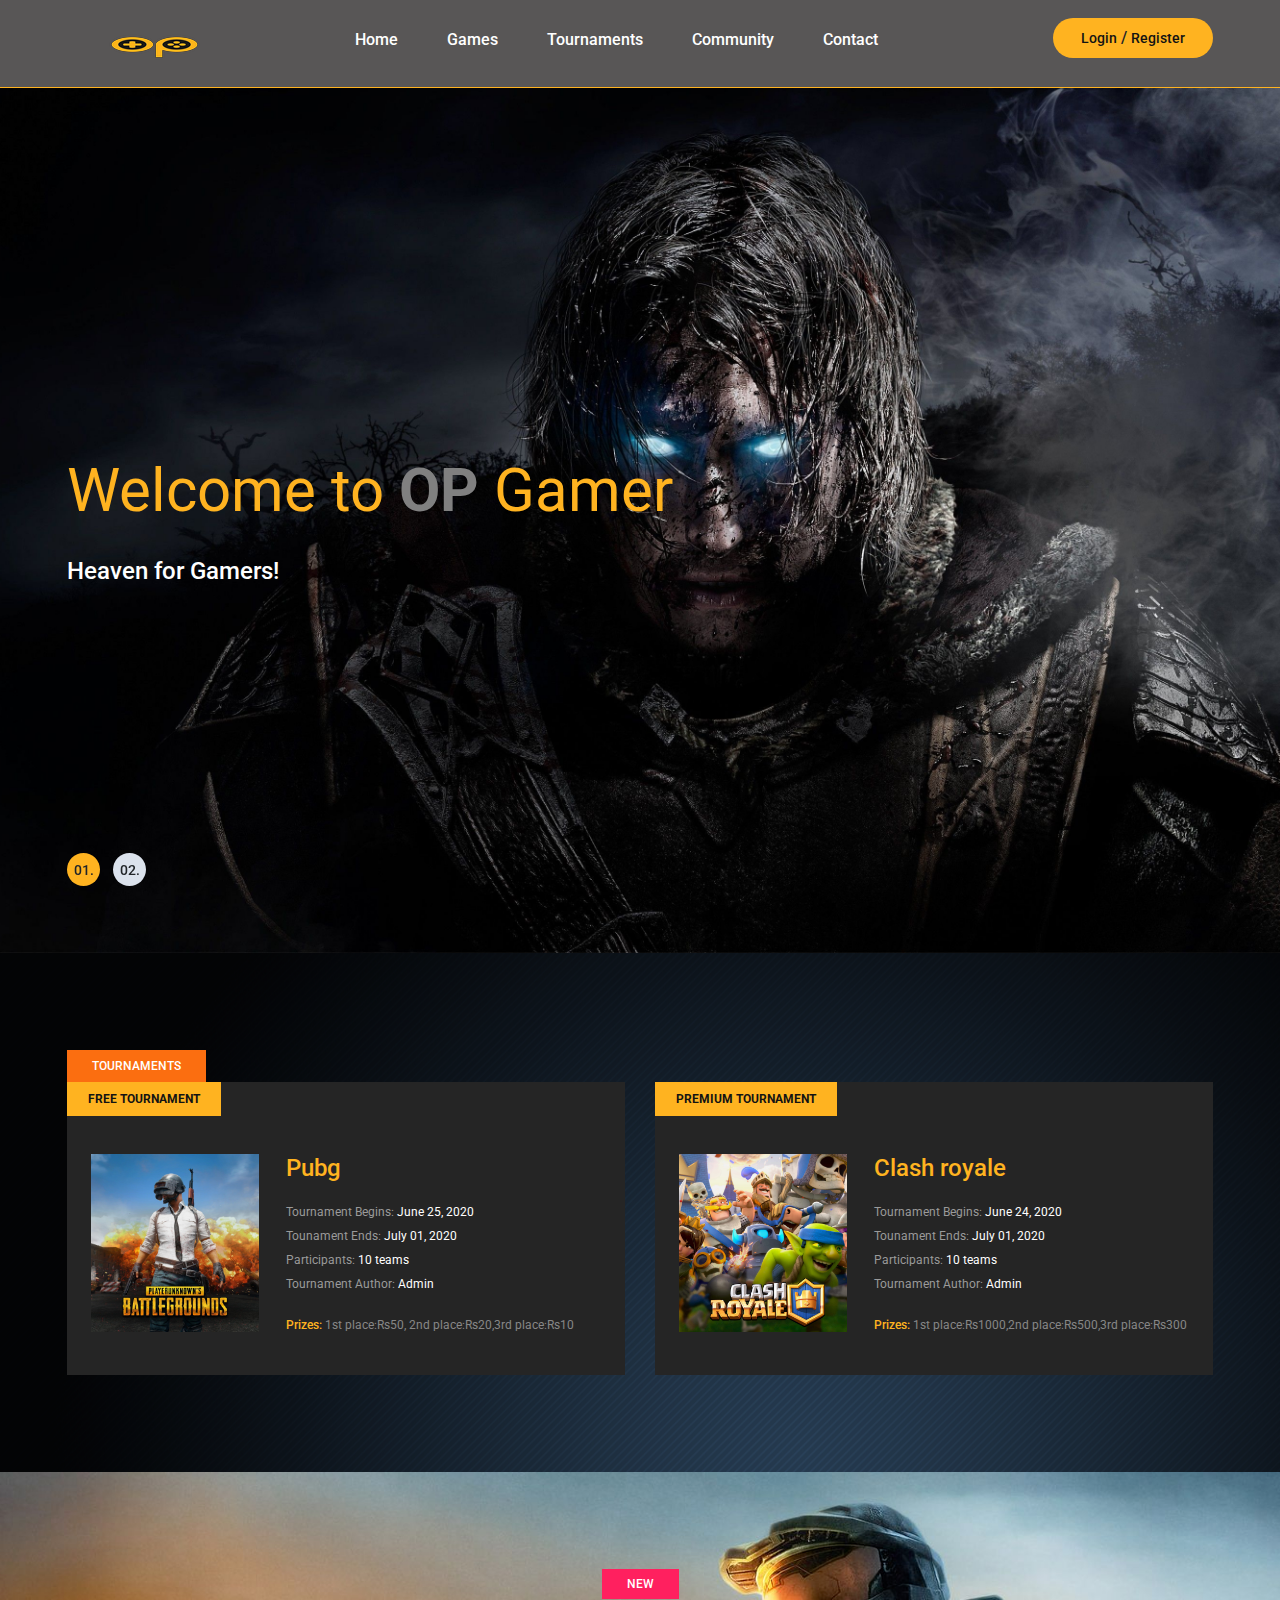
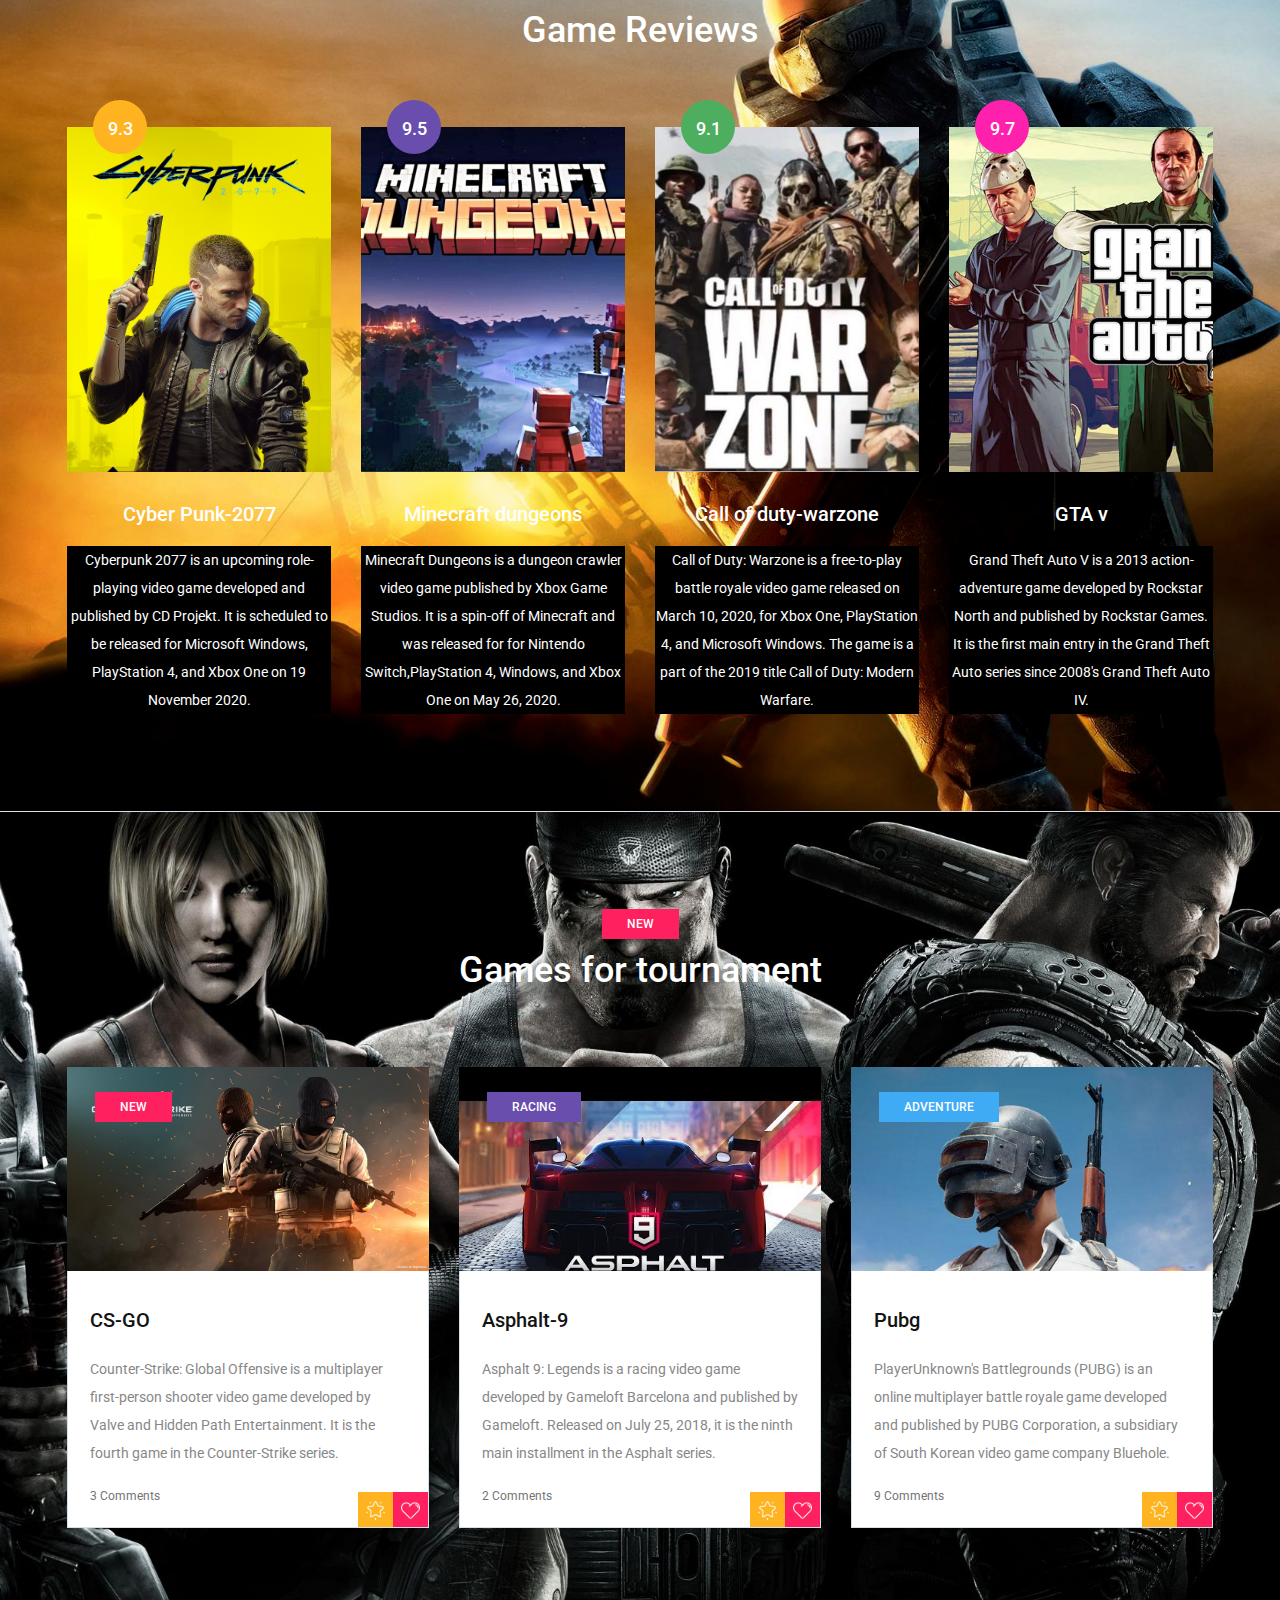
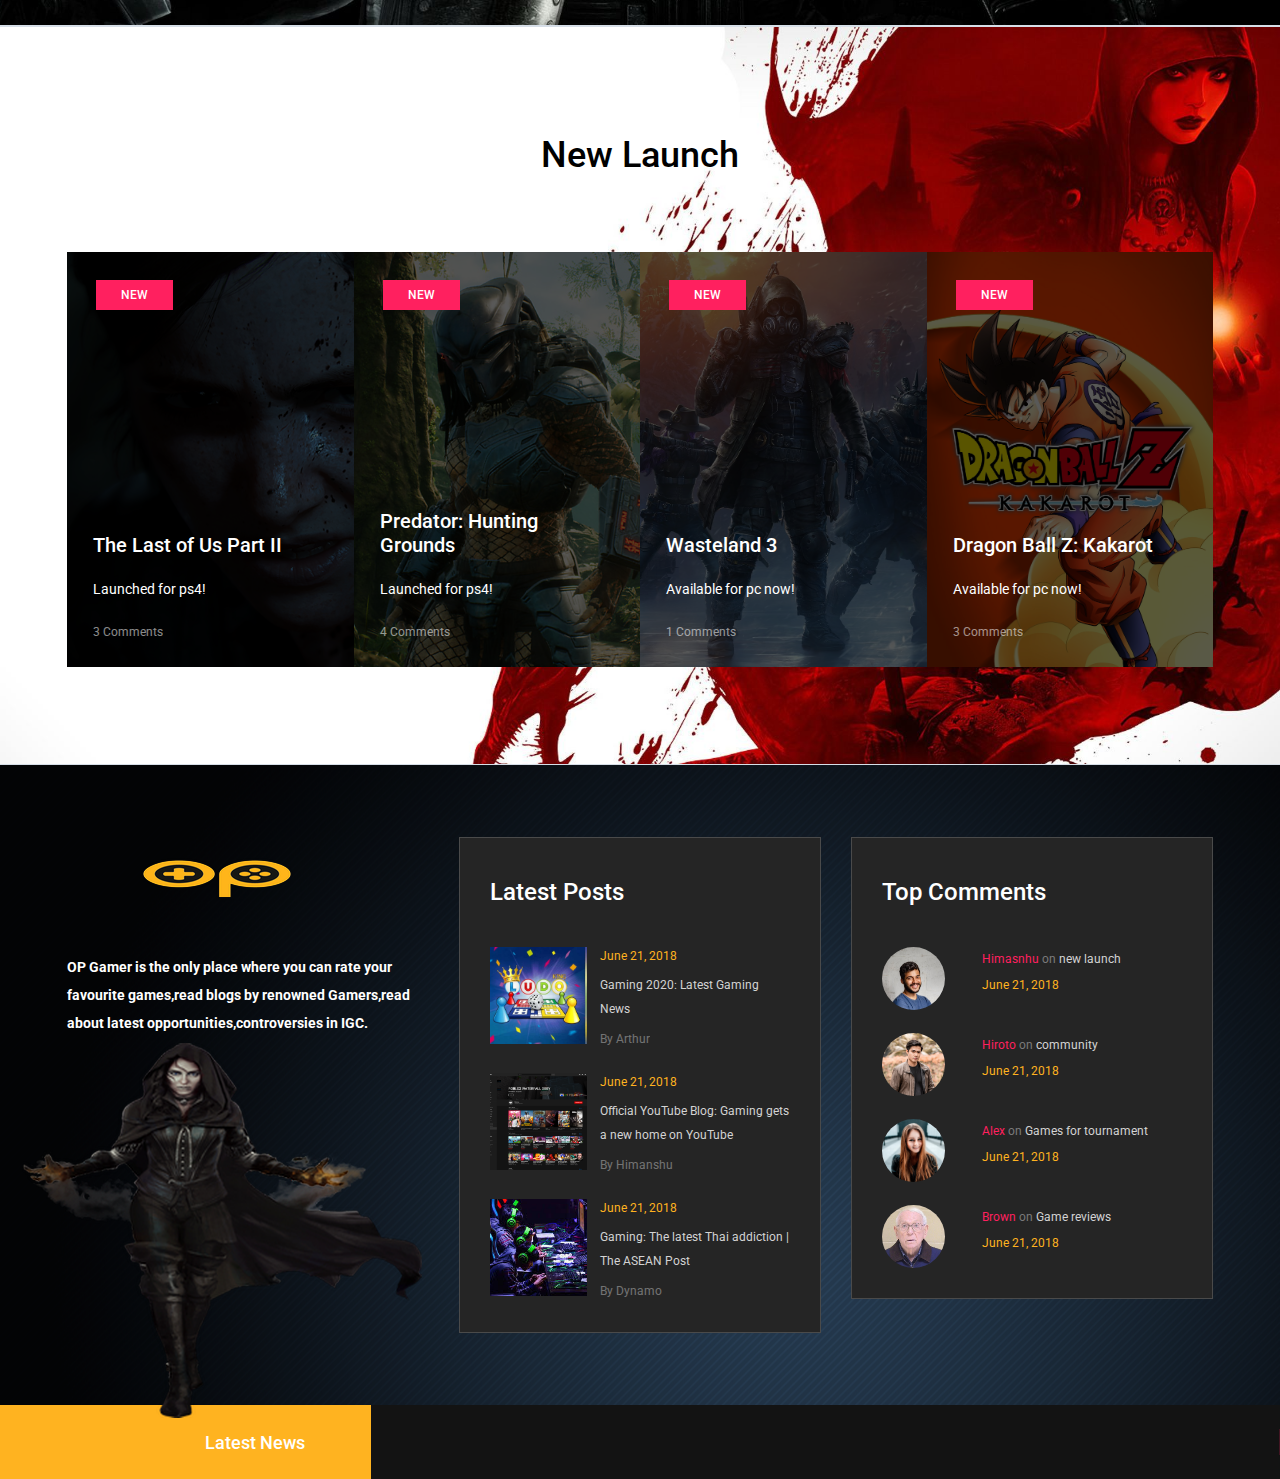
<file: index.html>
<!DOCTYPE html>
<html lang="zxx">
<head>
	<title>OP Gamer</title>
	<meta charset="UTF-8">
	<meta name="description" content="OP Gamer">
	<meta name="keywords" content="OP, Gamer, creative, html">
	<meta name="viewport" content="width=device-width, initial-scale=1.0">

	<!-- Google Fonts -->
	<link href="https://fonts.googleapis.com/css?family=Roboto:400,400i,500,500i,700,700i" rel="stylesheet">

	<!-- Stylesheets -->
	<link rel="stylesheet" href="css/bootstrap.min.css"/>
	<link rel="stylesheet" href="css/font-awesome.min.css"/>
	<link rel="stylesheet" href="css/owl.carousel.css"/>
	<link rel="stylesheet" href="css/style.css"/>
	<link rel="stylesheet" href="css/animate.css"/>


	<!--[if lt IE 9]>
	  <script src="https://oss.maxcdn.com/html5shiv/3.7.2/html5shiv.min.js"></script>
	  <script src="https://oss.maxcdn.com/respond/1.4.2/respond.min.js"></script>
	<![endif]-->

</head>
<body>
	<!-- Page Preloder -->
	<div id="preloder">
		<div class="loader"></div>
	</div>

	<!-- Header section -->
	<header class="header-section">
		<div class="container">
			<!-- logo -->
			<a class="site-logo" href="index.html">
				<img src="img/logo.png" alt="">
			</a>
			<div class="user-panel">
				<a href="login.html">Login</a>  /  <a href="register.html">Register</a>
			</div>
			<!-- responsive -->
			<div class="nav-switch">
				<i class="fa fa-bars"></i>
			</div>
			<!-- site menu -->
			<nav class="main-menu">
				<ul>
					<li><a href="index.html">Home</a></li>
					<li><a href="review.html">Games</a></li>
					<li><a href="categories.html">Tournaments</a></li>
					<li><a href="community.html">Community</a></li>
					<li><a href="contact.html">Contact</a></li>
				</ul>
			</nav>
		</div>
	</header>
	<!-- Header section end -->


	<!-- Hero section -->
	<section class="hero-section">
		<div class="hero-slider owl-carousel">
			<div class="hs-item set-bg" data-setbg="img/slider-1.jpg">
				<div class="hs-text">
					<div class="container">
						<h2>Welcome to <span><strong>OP</strong></span> Gamer</h2>
						<h4><span>Heaven for Gamers!</span></h4>					
					</div>
				</div>
			</div>
			<div class="hs-item set-bg" data-setbg="img/slider-2.jpg">
				<div class="hs-text">
					<div class="container">
						<h2>Welcome to <span><strong>OP</strong></span> Gamer</h2>
						<h4><span>OP Gamer is the only place where you can rate your favourite <br> games,read blogs by renowned Gamers,read about latest <br> opportunities,controversies in IGC.</span></h4>
					</div>
				</div>
			</div>
		</div>
	</section>
	<!-- Hero section end -->
	<!-- Tournaments section -->
	<section class="tournaments-section spad">
		<div class="container">
			<div class="tournament-title">Tournaments</div>
			<div class="row">
				<div class="col-md-6">
					<div class="tournament-item mb-4 mb-lg-0">
						<div class="ti-notic">Free Tournament</div>
						<div class="ti-content">
							<div class="ti-thumb set-bg" data-setbg="img/tournament/1.jpg"></div>
							<div class="ti-text">
								<h4>Pubg</h4>
								<ul>
									<li><span>Tournament Begins:</span> June 25, 2020</li>
									<li><span>Tounament Ends:</span> July 01, 2020</li>
									<li><span>Participants:</span> 10 teams</li>
									<li><span>Tournament Author:</span> Admin</li>
								</ul>
								<p><span>Prizes:</span> 1st place:Rs50, 2nd place:Rs20,3rd place:Rs10</p>
							</div>
						</div>
					</div>
				</div>
				<div class="col-md-6">
					<div class="tournament-item">
						<div class="ti-notic">Premium Tournament</div>
						<div class="ti-content">
							<div class="ti-thumb set-bg" data-setbg="img/tournament/2.jpg"></div>
							<div class="ti-text">
								<h4>Clash royale</h4>
								<ul>
									<li><span>Tournament Begins:</span> June 24, 2020</li>
									<li><span>Tounament Ends:</span> July 01, 2020</li>
									<li><span>Participants:</span> 10 teams</li>
									<li><span>Tournament Author:</span> Admin</li>
								</ul>
								<p><span>Prizes:</span> 1st place:Rs1000,2nd place:Rs500,3rd place:Rs300</p>
							</div>
						</div>
					</div>
				</div>
			</div>
		</div>
	</section>
	<!-- Tournaments section bg -->

	<!-- Review section -->
	<section class="review-section spad set-bg" data-setbg="img/review-bg.png">
		<div class="container">
			<div class="section-title">
				<div class="cata new">new</div>
				<h2>Game Reviews</h2>
			</div>
			<div class="row">
				<div class="col-lg-3 col-md-6">
					<div class="review-item">
						<div class="review-cover set-bg" data-setbg="img/review/1.jpg">
							<div class="score yellow">9.3</div>
						</div>
						<div class="review-text">
							<h5>Cyber Punk-2077</h5>
							<p style="background-color: black;">Cyberpunk 2077 is an upcoming role-playing video game developed and published by CD Projekt. It is scheduled to be released for Microsoft Windows, PlayStation 4, and Xbox One on 19 November 2020.</p>
						</div>
					</div>
				</div>
				<div class="col-lg-3 col-md-6">
					<div class="review-item">
						<div class="review-cover set-bg" data-setbg="img/review/2.jpg">
							<div class="score purple">9.5</div>
						</div>
						<div class="review-text">
							<h5>Minecraft dungeons</h5>
							<p style="background-color: black;">Minecraft Dungeons is a dungeon crawler video game published by Xbox Game Studios. It is a spin-off of Minecraft and was released for for Nintendo Switch,PlayStation 4, Windows, and Xbox One on May 26, 2020. </p>
						</div>
					</div>
				</div>
				<div class="col-lg-3 col-md-6">
					<div class="review-item">
						<div class="review-cover set-bg" data-setbg="img/review/3.jpg">
							<div class="score green">9.1</div>
						</div>
						<div class="review-text">
							<h5>Call of duty-warzone</h5>
							<p style="background-color: black;">Call of Duty: Warzone is a free-to-play battle royale video game released on March 10, 2020, for Xbox One, PlayStation 4, and Microsoft Windows. The game is a part of the 2019 title Call of Duty: Modern Warfare.</p>
						</div>
					</div>
				</div>
				<div class="col-lg-3 col-md-6">
					<div class="review-item">
						<div class="review-cover set-bg" data-setbg="img/review/4.jpg">
							<div class="score pink">9.7</div>
						</div>
						<div class="review-text">
							<h5>GTA v</h5>
							<p style="background-color: black;">Grand Theft Auto V is a 2013 action-adventure game developed by Rockstar North and published by Rockstar Games. It is the first main entry in the Grand Theft Auto series since 2008's Grand Theft Auto IV.</p>
						</div>
					</div>
				</div>
			</div>
		</div>
	</section>
	<!-- Review section end -->
	<!-- Recent game section  -->
	<section class="recent-game-section spad set-bg" data-setbg="img/recent-game-bg.jpg">
		<div class="container">
			<div class="section-title">
				<div class="cata new">new</div>
				<h2>Games for tournament</h2>
			</div>
			<div class="row">
				<div class="col-lg-4 col-md-6">
					<div class="recent-game-item">
						<div class="rgi-thumb set-bg" data-setbg="img/recent-game/1.jpg">
							<div class="cata new">new</div>
						</div>
						<div class="rgi-content">
							<h5>CS-GO</h5>
							<p>Counter-Strike: Global Offensive is a multiplayer first-person shooter video game developed by Valve and Hidden Path Entertainment. It is the fourth game in the Counter-Strike series. </p>
							<a href="#" class="comment">3 Comments</a>
							<div class="rgi-extra">
								<div class="rgi-star"><img src="img/icons/star.png" alt=""></div>
								<div class="rgi-heart"><img src="img/icons/heart.png" alt=""></div>
							</div>
						</div>
					</div>	
				</div>
				<div class="col-lg-4 col-md-6">
					<div class="recent-game-item">
						<div class="rgi-thumb set-bg" data-setbg="img/recent-game/2.jpg">
							<div class="cata racing">racing</div>
						</div>
						<div class="rgi-content">
							<h5>Asphalt-9</h5>
							<p>Asphalt 9: Legends is a racing video game developed by Gameloft Barcelona and published by Gameloft. Released on July 25, 2018, it is the ninth main installment in the Asphalt series. </p>
							<a href="#" class="comment">2 Comments</a>
							<div class="rgi-extra">
								<div class="rgi-star"><img src="img/icons/star.png" alt=""></div>
								<div class="rgi-heart"><img src="img/icons/heart.png" alt=""></div>
							</div>
						</div>
					</div>	
				</div>
				<div class="col-lg-4 col-md-6">
					<div class="recent-game-item">
						<div class="rgi-thumb set-bg" data-setbg="img/recent-game/3.jpg">
							<div class="cata adventure">Adventure</div>
						</div>
						<div class="rgi-content">
							<h5>Pubg</h5>
							<p>PlayerUnknown's Battlegrounds (PUBG) is an online multiplayer battle royale game developed and published by PUBG Corporation, a subsidiary of South Korean video game company Bluehole. </p>
							<a href="#" class="comment">9 Comments</a>
							<div class="rgi-extra">
								<div class="rgi-star"><img src="img/icons/star.png" alt=""></div>
								<div class="rgi-heart"><img src="img/icons/heart.png" alt=""></div>
							</div>
						</div>
					</div>	
				</div>
			</div>
		</div>
	</section>
	<!-- Recent game section end -->
	<!-- Feature section -->
	<section class="recent-game-section spad set-bg" data-setbg="img/new-game-bg.jpg">
		<div class="container">
			<div class="section-title">
				<h3>New Launch</h3>
			</div>
			
		<div class="container">
			<div class="row">
				<div class="col-lg-3 col-md-6 p-0">
					<div class="feature-item set-bg" data-setbg="img/features/1.jpg">
						<span class="cata new">new</span>
						<div class="fi-content text-white">
							<h5><a href="#">The Last of Us Part II</a></h5>
							<p>Launched for ps4!</p>
							<a href="#" class="fi-comment">3 Comments</a>
						</div>
					</div>
				</div>
				<div class="col-lg-3 col-md-6 p-0">
					<div class="feature-item set-bg" data-setbg="img/features/2.jpg">
						<span class="cata new">new</span>
												<div class="fi-content text-white">
							<h5><a href="#">Predator: Hunting Grounds</a></h5>
							<p>Launched for ps4! </p>
							<a href="#" class="fi-comment">4 Comments</a>
						</div>
					</div>
				</div>
				<div class="col-lg-3 col-md-6 p-0">
					<div class="feature-item set-bg" data-setbg="img/features/3.jpg">
						<span class="cata new">new</span>
						<div class="fi-content text-white">
							<h5><a href="#">Wasteland 3</a></h5>
							<p>Available for pc now! </p>
							<a href="#" class="fi-comment">1 Comments</a>
						</div>
					</div>
				</div>
				<div class="col-lg-3 col-md-6 p-0">
					<div class="feature-item set-bg" data-setbg="img/features/4.jpg">
						<span class="cata new">new</span>
						<div class="fi-content text-white">
							<h5><a href="#">Dragon Ball Z: Kakarot</a></h5>
							<p>Available for pc now! </p>
							<a href="#" class="fi-comment">3 Comments</a>
						</div>
					</div>
				</div>
			</div>
		</div>
	</section>
	<!-- Feature section end -->


	


	

	


	<!-- Footer top section -->
	<section class="footer-top-section">
		<div class="container">
			<div class="footer-top-bg">
				<img src="img/footer-top-bg.png" alt="">
			</div>
			<div class="row">
				<div class="col-lg-4">
					<div class="footer-logo text-white">
						<img src="img/footer-logo.png" alt="">
						<p><strong>OP Gamer is the only place where you can rate your favourite games,read blogs by renowned Gamers,read about latest opportunities,controversies in IGC.</strong></p>
					</div>
				</div>
				<div class="col-lg-4 col-md-6">
					<div class="footer-widget mb-5 mb-md-0">
						<h4 class="fw-title">Latest Posts</h4>
						<div class="latest-blog">
							<div class="lb-item">
								<div class="lb-thumb set-bg" data-setbg="img/latest-blog/1.jpg"></div>
								<div class="lb-content">
									<div class="lb-date">June 21, 2018</div>
									<p>Gaming 2020: Latest Gaming News</p>
									<a href="#" class="lb-author">By Arthur</a>
								</div>
							</div>
							<div class="lb-item">
								<div class="lb-thumb set-bg" data-setbg="img/latest-blog/2.jpg"></div>
								<div class="lb-content">
									<div class="lb-date">June 21, 2018</div>
									<p>Official YouTube Blog: Gaming gets a new home on YouTube </p>
									<a href="#" class="lb-author">By Himanshu</a>
								</div>
							</div>
							<div class="lb-item">
								<div class="lb-thumb set-bg" data-setbg="img/latest-blog/3.jpg"></div>
								<div class="lb-content">
									<div class="lb-date">June 21, 2018</div>
									<p>Gaming: The latest Thai addiction | The ASEAN Post</p>
									<a href="#" class="lb-author">By Dynamo</a>
								</div>
							</div>
						</div>
					</div>
				</div>
				<div class="col-lg-4 col-md-6">
					<div class="footer-widget">
						<h4 class="fw-title">Top Comments</h4>
						<div class="top-comment">
							<div class="tc-item">
								<div class="tc-thumb set-bg" data-setbg="img/authors/1.jpg"></div>
								<div class="tc-content">
									<p><a href="#">Himasnhu</a> <span>on</span> new launch</p>
									<div class="tc-date">June 21, 2018</div>
								</div>
							</div>
							<div class="tc-item">
								<div class="tc-thumb set-bg" data-setbg="img/authors/2.jpg"></div>
								<div class="tc-content">
									<p><a href="#">Hiroto</a> <span>on</span> community</p>
									<div class="tc-date">June 21, 2018</div>
								</div>
							</div>
							<div class="tc-item">
								<div class="tc-thumb set-bg" data-setbg="img/authors/3.jpg"></div>
								<div class="tc-content">
									<p><a href="#">Alex</a> <span>on</span>  Games for tournament</p>
									<div class="tc-date">June 21, 2018</div>
								</div>
							</div>
							<div class="tc-item">
								<div class="tc-thumb set-bg" data-setbg="img/authors/4.jpg"></div>
								<div class="tc-content">
									<p><a href="#">Brown</a> <span>on</span>  Game reviews</p>
									<div class="tc-date">June 21, 2018</div>
								</div>
							</div>
						</div>
					</div>
				</div>
			</div>
		</div>
	</section>
	<!-- Footer top section end -->
<!-- Latest news section -->
<div class="latest-news-section">
	<div class="ln-title">Latest News</div>
	<div class="news-ticker">
		<div class="news-ticker-contant">
			<div class="nt-item"><span class="new">IGC</span>Lorem ipsum dolor sit amet, consectetur adipiscing elit. </div>
			<div class="nt-item"><span class="strategy">Controversy</span>Isum dolor sit amet, consectetur adipiscing elit. </div>
			<div class="nt-item"><span class="racing">opportunities</span>Isum dolor sit amet, consectetur adipiscing elit. </div>
		</div>
	</div>
</div>
<!-- Latest news section end -->
	<!--====== Javascripts & Jquery ======-->
	<script src="js/jquery-3.2.1.min.js"></script>
	<script src="js/bootstrap.min.js"></script>
	<script src="js/owl.carousel.min.js"></script>
	<script src="js/jquery.marquee.min.js"></script>
	<script src="js/main.js"></script>
    </body>
</html>
</file>
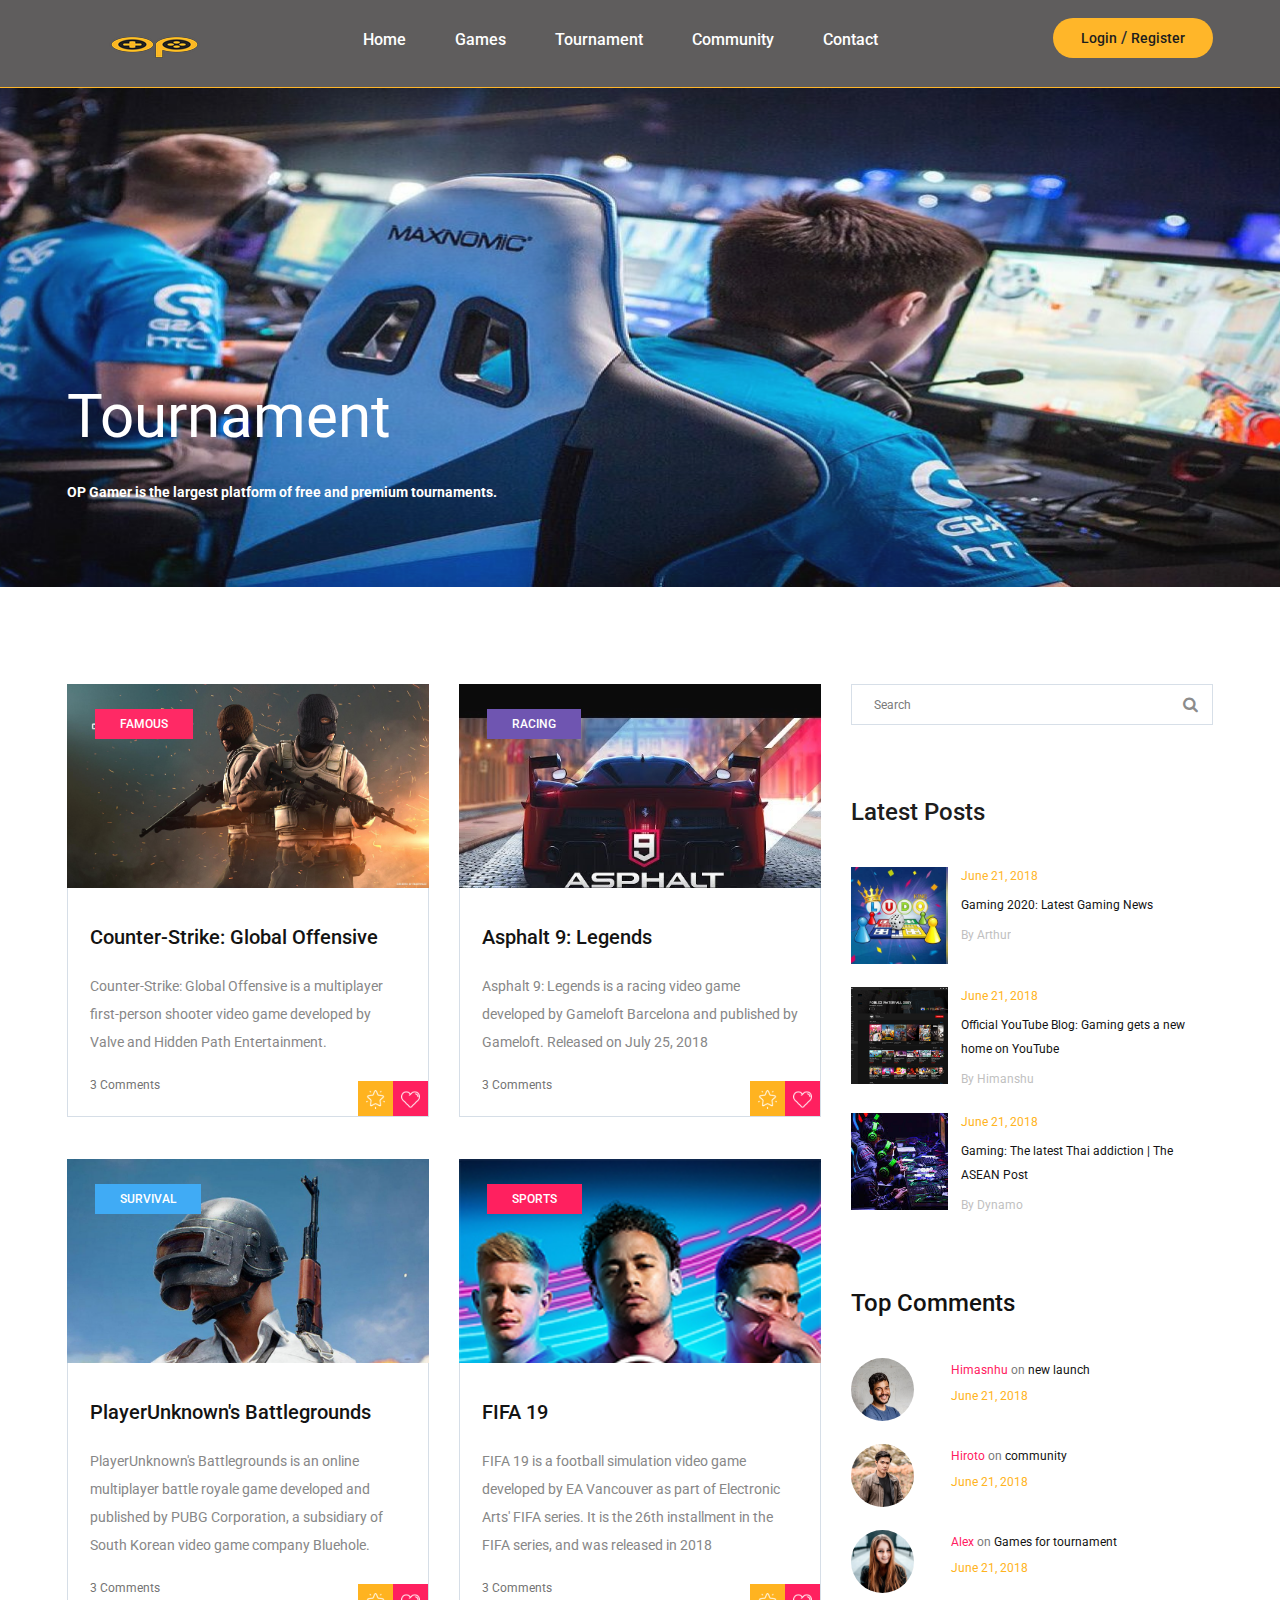
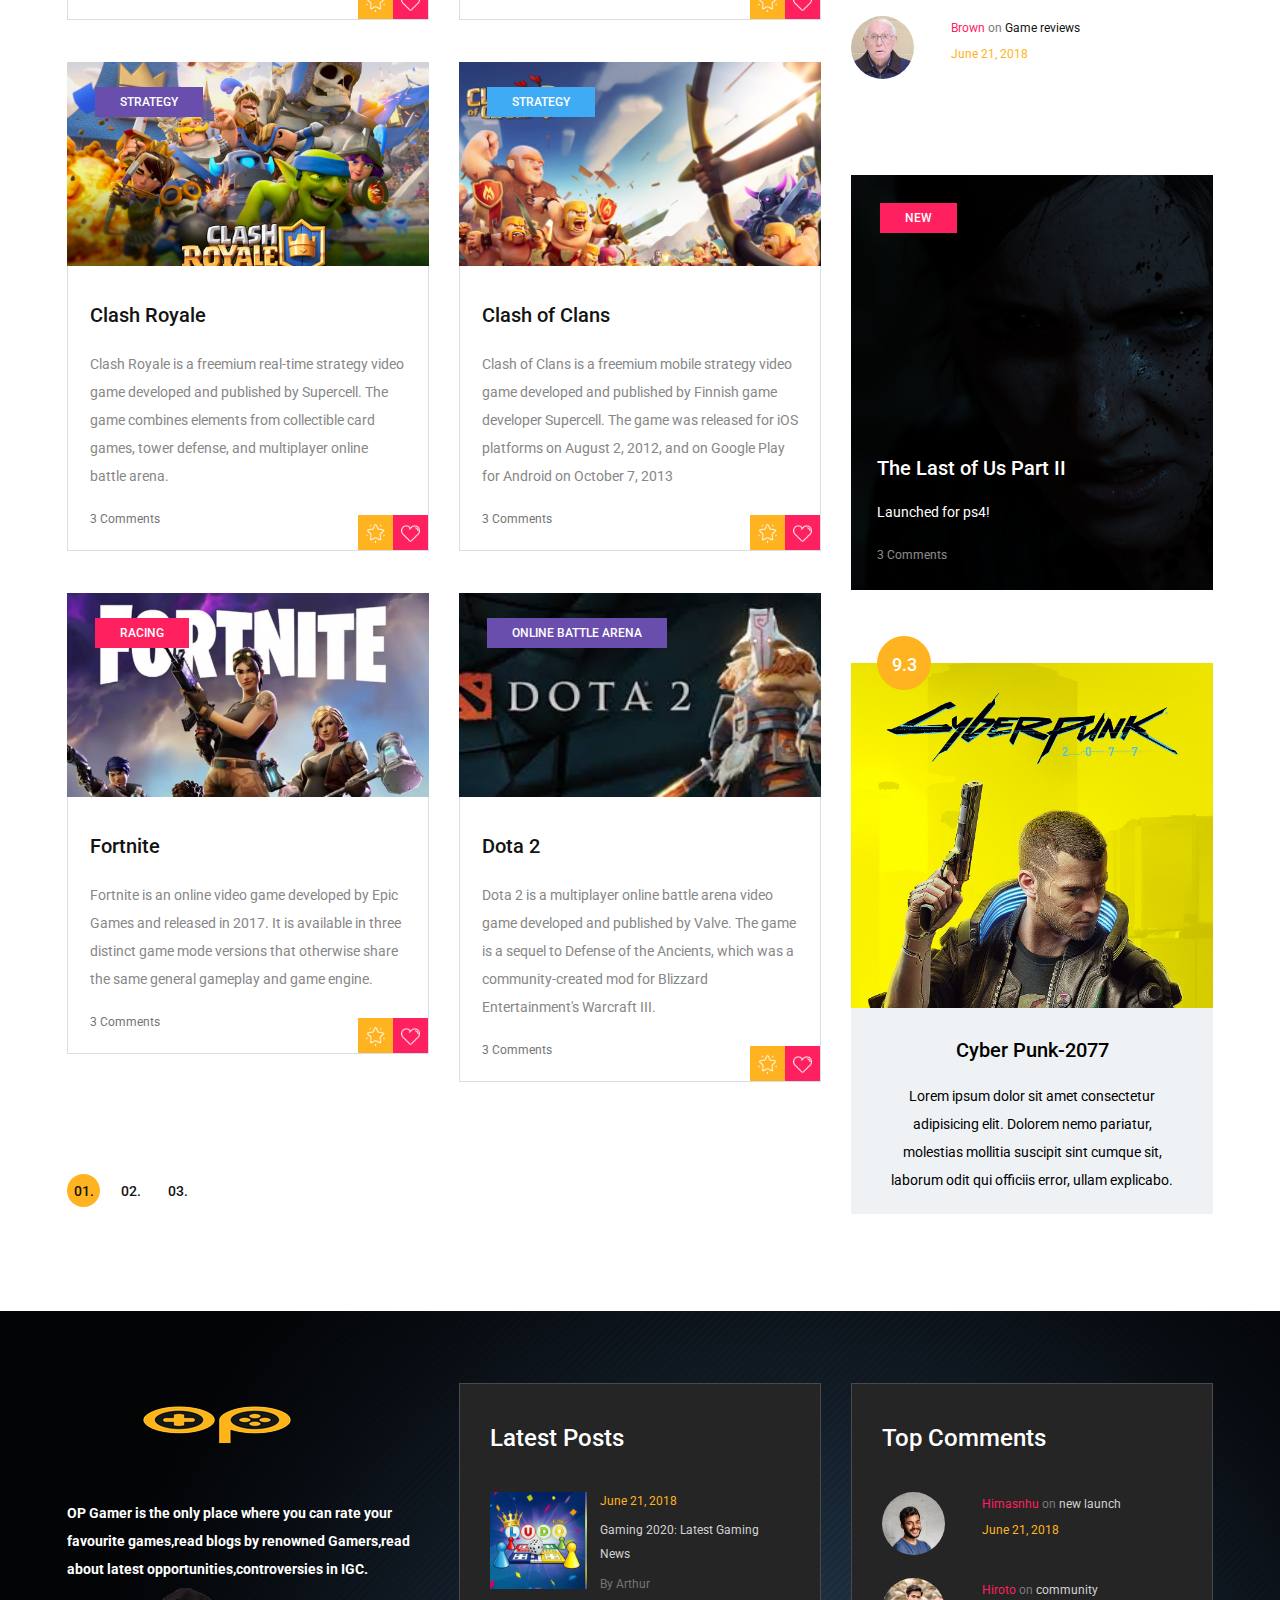
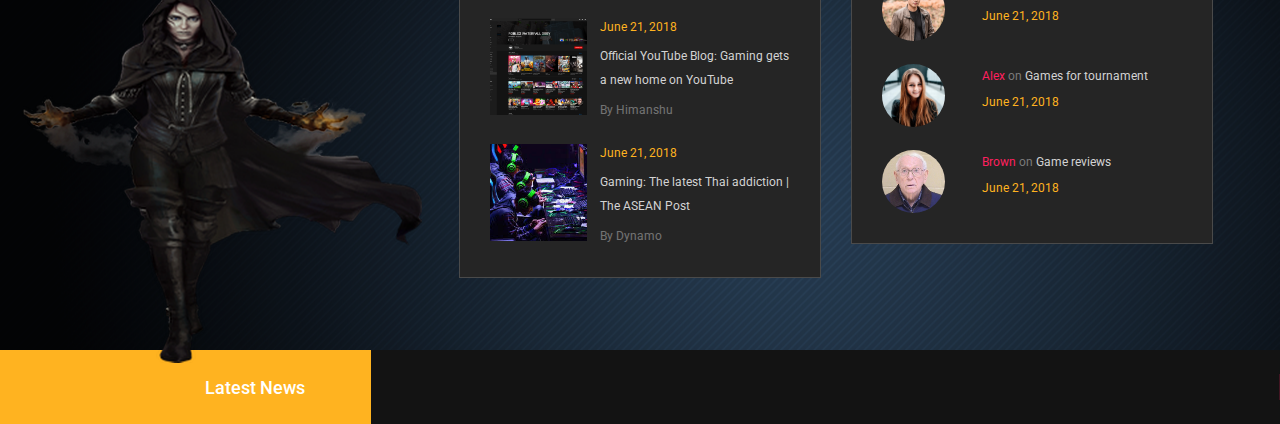
<file: categories.html>
<!DOCTYPE html>
<html lang="zxx">
<head>
	<title>Game Warrior Template</title>
	<meta charset="UTF-8">
	<meta name="description" content="Game Warrior Template">
	<meta name="keywords" content="warrior, game, creative, html">
	<meta name="viewport" content="width=device-width, initial-scale=1.0">
	<!-- Favicon -->   
	<link href="img/favicon.ico" rel="shortcut icon"/>

	<!-- Google Fonts -->
	<link href="https://fonts.googleapis.com/css?family=Roboto:400,400i,500,500i,700,700i" rel="stylesheet">

	<!-- Stylesheets -->
	<link rel="stylesheet" href="css/bootstrap.min.css"/>
	<link rel="stylesheet" href="css/font-awesome.min.css"/>
	<link rel="stylesheet" href="css/owl.carousel.css"/>
	<link rel="stylesheet" href="css/style.css"/>
	<link rel="stylesheet" href="css/animate.css"/>


	<!--[if lt IE 9]>
	  <script src="https://oss.maxcdn.com/html5shiv/3.7.2/html5shiv.min.js"></script>
	  <script src="https://oss.maxcdn.com/respond/1.4.2/respond.min.js"></script>
	<![endif]-->

</head>
<body>
	<!-- Page Preloder -->
	<div id="preloder">
		<div class="loader"></div>
	</div>

	<!-- Header section -->
	<header class="header-section">
		<div class="container">
			<!-- logo -->
			<a class="site-logo" href="index.html">
				<img src="img/logo.png" alt="">
			</a>
			<div class="user-panel">
				<a href="login.html">Login</a>  /  <a href="register.html">Register</a>
			</div>
			<!-- responsive -->
			<div class="nav-switch">
				<i class="fa fa-bars"></i>
			</div>
			<!-- site menu -->
			<nav class="main-menu">
				<ul>
					<li><a href="index.html">Home</a></li>
					<li><a href="review.html">Games</a></li>
					<li><a href="categories.html">Tournament</a></li>
					<li><a href="community.html">Community</a></li>
					<li><a href="contact.html">Contact</a></li>
				</ul>
			</nav>
		</div>
	</header>
	<!-- Header section end -->
	<!-- Page info section -->
	<section class="page-info-section set-bg" data-setbg="img/page-top-bg/1.jpg">
		<div class="pi-content">
			<div class="container">
				<div class="row">
					<div class="col-xl-5 col-lg-6 text-white">
						<h2>Tournament</h2>
						<p><strong> OP Gamer is the largest platform of free and premium tournaments.</strong></p>
					</div>
				</div>
			</div>
		</div>
	</section>
	<!-- Page info section -->


	<!-- Page section -->
	<section class="page-section recent-game-page spad">
		<div class="container">
			<div class="row">
				<div class="col-lg-8">
					<div class="row">
						<div class="col-md-6">
							<div class="recent-game-item">
								<div class="rgi-thumb set-bg" data-setbg="img/recent-game/1.jpg">
									<div class="cata new">Famous</div>
								</div>
								<div class="rgi-content">
									<h5>Counter-Strike: Global Offensive</h5>
									<p>Counter-Strike: Global Offensive is a multiplayer first-person shooter video game developed by Valve and Hidden Path Entertainment. </p>
									<a href="#" class="comment">3 Comments</a>
									<div class="rgi-extra">
										<div class="rgi-star"><img src="img/icons/star.png" alt=""></div>
										<div class="rgi-heart"><img src="img/icons/heart.png" alt=""></div>
									</div>
								</div>
							</div>	
						</div>
						<div class="col-md-6">
							<div class="recent-game-item">
								<div class="rgi-thumb set-bg" data-setbg="img/recent-game/2.jpg">
									<div class="cata racing">racing</div>
								</div>
								<div class="rgi-content">
									<h5>Asphalt 9: Legends</h5>
									<p>Asphalt 9: Legends is a racing video game developed by Gameloft Barcelona and published by Gameloft. Released on July 25, 2018 </p>
									<a href="#" class="comment">3 Comments</a>
									<div class="rgi-extra">
										<div class="rgi-star"><img src="img/icons/star.png" alt=""></div>
										<div class="rgi-heart"><img src="img/icons/heart.png" alt=""></div>
									</div>
								</div>
							</div>	
						</div>
						<div class="col-md-6">
							<div class="recent-game-item">
								<div class="rgi-thumb set-bg" data-setbg="img/recent-game/3.jpg">
									<div class="cata adventure">Survival</div>
								</div>
								<div class="rgi-content">
									<h5>PlayerUnknown's Battlegrounds</h5>
									<p>PlayerUnknown's Battlegrounds is an online multiplayer battle royale game developed and published by PUBG Corporation, a subsidiary of South Korean video game company Bluehole. </p>
									<a href="#" class="comment">3 Comments</a>
									<div class="rgi-extra">
										<div class="rgi-star"><img src="img/icons/star.png" alt=""></div>
										<div class="rgi-heart"><img src="img/icons/heart.png" alt=""></div>
									</div>
								</div>
							</div>	
						</div>
						<div class="col-md-6">
							<div class="recent-game-item">
								<div class="rgi-thumb set-bg" data-setbg="img/recent-game/4.jpg">
									<div class="cata new">Sports</div>
								</div>
								<div class="rgi-content">
									<h5>FIFA 19</h5>
									<p>FIFA 19 is a football simulation video game developed by EA Vancouver as part of Electronic Arts' FIFA series. It is the 26th installment in the FIFA series, and was released in 2018  </p>
									<a href="#" class="comment">3 Comments</a>
									<div class="rgi-extra">
										<div class="rgi-star"><img src="img/icons/star.png" alt=""></div>
										<div class="rgi-heart"><img src="img/icons/heart.png" alt=""></div>
									</div>
								</div>
							</div>	
						</div>
						<div class="col-md-6">
							<div class="recent-game-item">
								<div class="rgi-thumb set-bg" data-setbg="img/recent-game/5.jpg">
									<div class="cata racing">Strategy</div>
								</div>
								<div class="rgi-content">
									<h5>Clash Royale</h5>
									<p>Clash Royale is a freemium real-time strategy video game developed and published by Supercell. The game combines elements from collectible card games, tower defense, and multiplayer online battle arena. </p>
									<a href="#" class="comment">3 Comments</a>
									<div class="rgi-extra">
										<div class="rgi-star"><img src="img/icons/star.png" alt=""></div>
										<div class="rgi-heart"><img src="img/icons/heart.png" alt=""></div>
									</div>
								</div>
							</div>	
						</div>
						<div class="col-md-6">
							<div class="recent-game-item">
								<div class="rgi-thumb set-bg" data-setbg="img/recent-game/6.jpg">
									<div class="cata adventure">Strategy</div>
								</div>
								<div class="rgi-content">
									<h5>Clash of Clans</h5>
									<p>Clash of Clans is a freemium mobile strategy video game developed and published by Finnish game developer Supercell. The game was released for iOS platforms on August 2, 2012, and on Google Play for Android on October 7, 2013 </p>
									<a href="#" class="comment">3 Comments</a>
									<div class="rgi-extra">
										<div class="rgi-star"><img src="img/icons/star.png" alt=""></div>
										<div class="rgi-heart"><img src="img/icons/heart.png" alt=""></div>
									</div>
								</div>
							</div>	
						</div>
						<div class="col-md-6">
							<div class="recent-game-item">
								<div class="rgi-thumb set-bg" data-setbg="img/recent-game/7.jpg">
									<div class="cata new">racing</div>
								</div>
								<div class="rgi-content">
									<h5>Fortnite</h5>
									<p>Fortnite is an online video game developed by Epic Games and released in 2017. It is available in three distinct game mode versions that otherwise share the same general gameplay and game engine.</p>
									<a href="#" class="comment">3 Comments</a>
									<div class="rgi-extra">
										<div class="rgi-star"><img src="img/icons/star.png" alt=""></div>
										<div class="rgi-heart"><img src="img/icons/heart.png" alt=""></div>
									</div>
								</div>
							</div>	
						</div>
						<div class="col-md-6">
							<div class="recent-game-item">
								<div class="rgi-thumb set-bg" data-setbg="img/recent-game/8.jpg">
									<div class="cata racing">online battle arena</div>
								</div>
								<div class="rgi-content">
									<h5>Dota 2</h5>
									<p>Dota 2 is a multiplayer online battle arena video game developed and published by Valve. The game is a sequel to Defense of the Ancients, which was a community-created mod for Blizzard Entertainment's Warcraft III. </p>
									<a href="#" class="comment">3 Comments</a>
									<div class="rgi-extra">
										<div class="rgi-star"><img src="img/icons/star.png" alt=""></div>
										<div class="rgi-heart"><img src="img/icons/heart.png" alt=""></div>
									</div>
								</div>
							</div>	
						</div>
					</div>
					<div class="site-pagination">
						<span class="active">01.</span>
						<a href="#">02.</a>
						<a href="#">03.</a>
					</div>
				</div>
				<!-- sidebar -->
				<div class="col-lg-4 col-md-7 sidebar pt-5 pt-lg-0">
					<!-- widget -->
					<div class="widget-item">
						<form class="search-widget">
							<input type="text" placeholder="Search">
							<button><i class="fa fa-search"></i></button>
						</form>
					</div>
					<!-- widget -->
					<div class="widget-item">
						<h4 class="widget-title">Latest Posts</h4>
						<div class="latest-blog">
							<div class="lb-item">
								<div class="lb-thumb set-bg" data-setbg="img/latest-blog/1.jpg"></div>
								<div class="lb-content">
									<div class="lb-date">June 21, 2018</div>
									<p>Gaming 2020: Latest Gaming News</p>
									<a href="#" class="lb-author">By Arthur</a>
								</div>
							</div>
							<div class="lb-item">
								<div class="lb-thumb set-bg" data-setbg="img/latest-blog/2.jpg"></div>
								<div class="lb-content">
									<div class="lb-date">June 21, 2018</div>
									<p>Official YouTube Blog: Gaming gets a new home on YouTube</p>
									<a href="#" class="lb-author">By Himanshu</a>
								</div>
							</div>
							<div class="lb-item">
								<div class="lb-thumb set-bg" data-setbg="img/latest-blog/3.jpg"></div>
								<div class="lb-content">
									<div class="lb-date">June 21, 2018</div>
									<p>Gaming: The latest Thai addiction | The ASEAN Post</p>
									<a href="#" class="lb-author">By Dynamo</a>
								</div>
							</div>
						</div>
					</div>
					<!-- widget -->
					<div class="widget-item">
						<h4 class="widget-title">Top Comments</h4>
						<div class="top-comment">
							<div class="tc-item">
								<div class="tc-thumb set-bg" data-setbg="img/authors/1.jpg"></div>
								<div class="tc-content">
									<p><a href="#">Himasnhu</a> <span>on</span> new launch</p>
									<div class="tc-date">June 21, 2018</div>
								</div>
							</div>
							<div class="tc-item">
								<div class="tc-thumb set-bg" data-setbg="img/authors/2.jpg"></div>
								<div class="tc-content">
									<p><a href="#">Hiroto</a> <span>on</span> community</p>
									<div class="tc-date">June 21, 2018</div>
								</div>
							</div>
							<div class="tc-item">
								<div class="tc-thumb set-bg" data-setbg="img/authors/3.jpg"></div>
								<div class="tc-content">
									<p><a href="#">Alex</a> <span>on</span>  Games for tournament</p>
									<div class="tc-date">June 21, 2018</div>
								</div>
							</div>
							<div class="tc-item">
								<div class="tc-thumb set-bg" data-setbg="img/authors/4.jpg"></div>
								<div class="tc-content">
									<p><a href="#">Brown</a> <span>on</span>  Game reviews</p>
									<div class="tc-date">June 21, 2018</div>
								</div>
							</div>
						</div>
					</div>
					<!-- widget -->
					<div class="widget-item">
						<div class="feature-item set-bg" data-setbg="img/features/1.jpg">
							<span class="cata new">new</span>
							<div class="fi-content text-white">
								<h5><a href="#">The Last of Us Part II</a></h5>
							<p>Launched for ps4!</p>
								<a href="#" class="fi-comment">3 Comments</a>
							</div>
						</div>
					</div>
					<!-- widget -->
					<div class="widget-item">
						<div class="review-item">
							<div class="review-cover set-bg" data-setbg="img/review/1.jpg">
								<div class="score yellow">9.3</div>
							</div>
							<div class="review-text">
								<h5 style="color: black;">Cyber Punk-2077</h5>
							<p style="color: black;">Lorem ipsum dolor sit amet consectetur adipisicing elit. Dolorem nemo pariatur, molestias mollitia suscipit sint cumque sit, laborum odit qui officiis error, ullam explicabo.</p>
						</div>
					</div>
				</div>
			</div>
		</div>
	</section>
	<!-- Page section end -->


	<!-- Footer top section -->
	<section class="footer-top-section">
		<div class="container">
			<div class="footer-top-bg">
				<img src="img/footer-top-bg.png" alt="">
			</div>
			<div class="row">
				<div class="col-lg-4">
					<div class="footer-logo text-white">
						<img src="img/footer-logo.png" alt="">
						<p><strong>OP Gamer is the only place where you can rate your favourite games,read blogs by renowned Gamers,read about latest opportunities,controversies in IGC.</strong></p>
					</div>
				</div>
				<div class="col-lg-4 col-md-6">
					<div class="footer-widget mb-5 mb-md-0">
						<h4 class="fw-title">Latest Posts</h4>
						<div class="latest-blog">
							<div class="lb-item">
								<div class="lb-thumb set-bg" data-setbg="img/latest-blog/1.jpg"></div>
								<div class="lb-content">
									<div class="lb-date">June 21, 2018</div>
									<p>Gaming 2020: Latest Gaming News</p>
									<a href="#" class="lb-author">By Arthur</a>
								</div>
							</div>
							<div class="lb-item">
								<div class="lb-thumb set-bg" data-setbg="img/latest-blog/2.jpg"></div>
								<div class="lb-content">
									<div class="lb-date">June 21, 2018</div>
									<p>Official YouTube Blog: Gaming gets a new home on YouTube </p>
									<a href="#" class="lb-author">By Himanshu</a>
								</div>
							</div>
							<div class="lb-item">
								<div class="lb-thumb set-bg" data-setbg="img/latest-blog/3.jpg"></div>
								<div class="lb-content">
									<div class="lb-date">June 21, 2018</div>
									<p>Gaming: The latest Thai addiction | The ASEAN Post</p>
									<a href="#" class="lb-author">By Dynamo</a>
								</div>
							</div>
						</div>
					</div>
				</div>
				<div class="col-lg-4 col-md-6">
					<div class="footer-widget">
						<h4 class="fw-title">Top Comments</h4>
						<div class="top-comment">
							<div class="tc-item">
								<div class="tc-thumb set-bg" data-setbg="img/authors/1.jpg"></div>
								<div class="tc-content">
									<p><a href="#">Himasnhu</a> <span>on</span> new launch</p>
									<div class="tc-date">June 21, 2018</div>
								</div>
							</div>
							<div class="tc-item">
								<div class="tc-thumb set-bg" data-setbg="img/authors/2.jpg"></div>
								<div class="tc-content">
									<p><a href="#">Hiroto</a> <span>on</span> community</p>
									<div class="tc-date">June 21, 2018</div>
								</div>
							</div>
							<div class="tc-item">
								<div class="tc-thumb set-bg" data-setbg="img/authors/3.jpg"></div>
								<div class="tc-content">
									<p><a href="#">Alex</a> <span>on</span>  Games for tournament</p>
									<div class="tc-date">June 21, 2018</div>
								</div>
							</div>
							<div class="tc-item">
								<div class="tc-thumb set-bg" data-setbg="img/authors/4.jpg"></div>
								<div class="tc-content">
									<p><a href="#">Brown</a> <span>on</span>  Game reviews</p>
									<div class="tc-date">June 21, 2018</div>
								</div>
							</div>
						</div>
					</div>
				</div>
			</div>
		</div>
	</section>
	<!-- Footer top section end -->
<!-- Latest news section -->
<div class="latest-news-section">
	<div class="ln-title">Latest News</div>
	<div class="news-ticker">
		<div class="news-ticker-contant">
			<div class="nt-item"><span class="new">new</span>Lorem ipsum dolor sit amet, consectetur adipiscing elit. </div>
			<div class="nt-item"><span class="strategy">strategy</span>Isum dolor sit amet, consectetur adipiscing elit. </div>
			<div class="nt-item"><span class="racing">racing</span>Isum dolor sit amet, consectetur adipiscing elit. </div>
		</div>
	</div>
</div>
<!-- Latest news section end -->

	<!--====== Javascripts & Jquery ======-->
	<script src="js/jquery-3.2.1.min.js"></script>
	<script src="js/bootstrap.min.js"></script>
	<script src="js/owl.carousel.min.js"></script>
	<script src="js/jquery.marquee.min.js"></script>
	<script src="js/main.js"></script>
    </body>
</html>
</file>
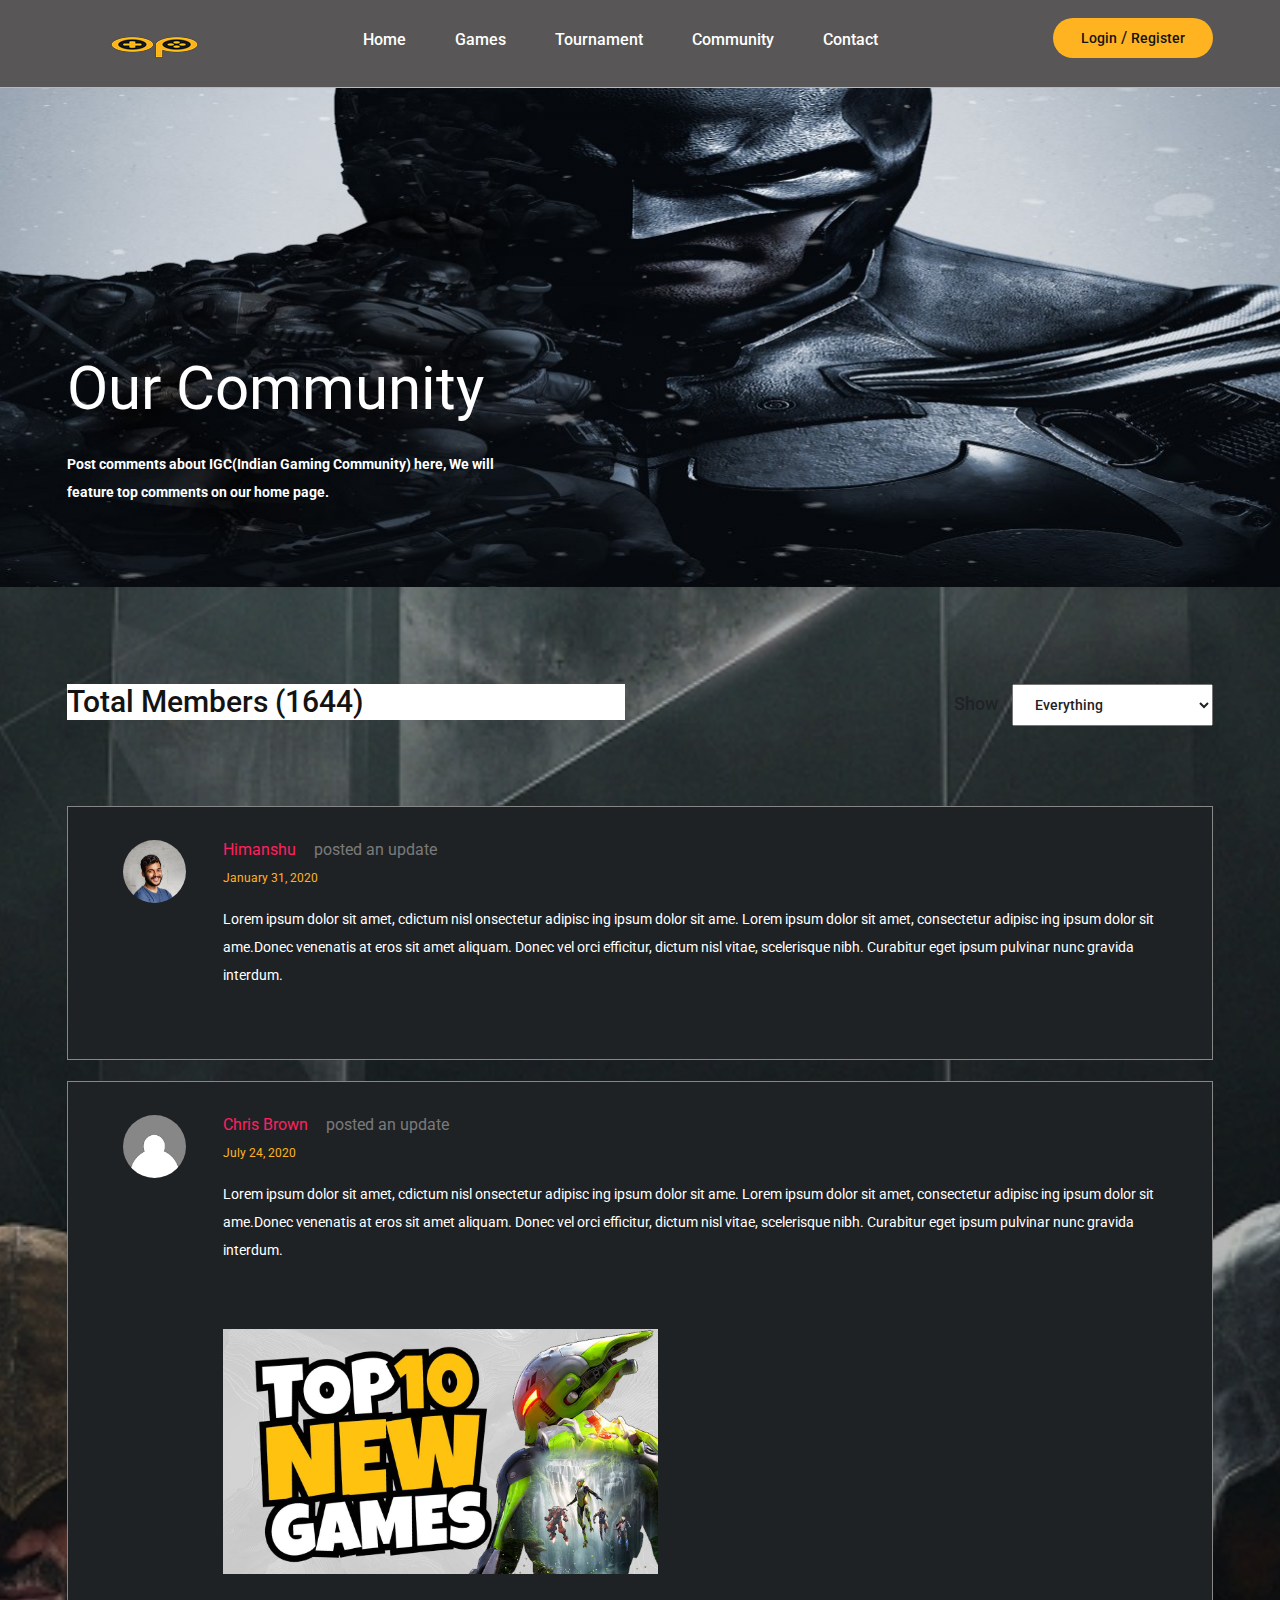
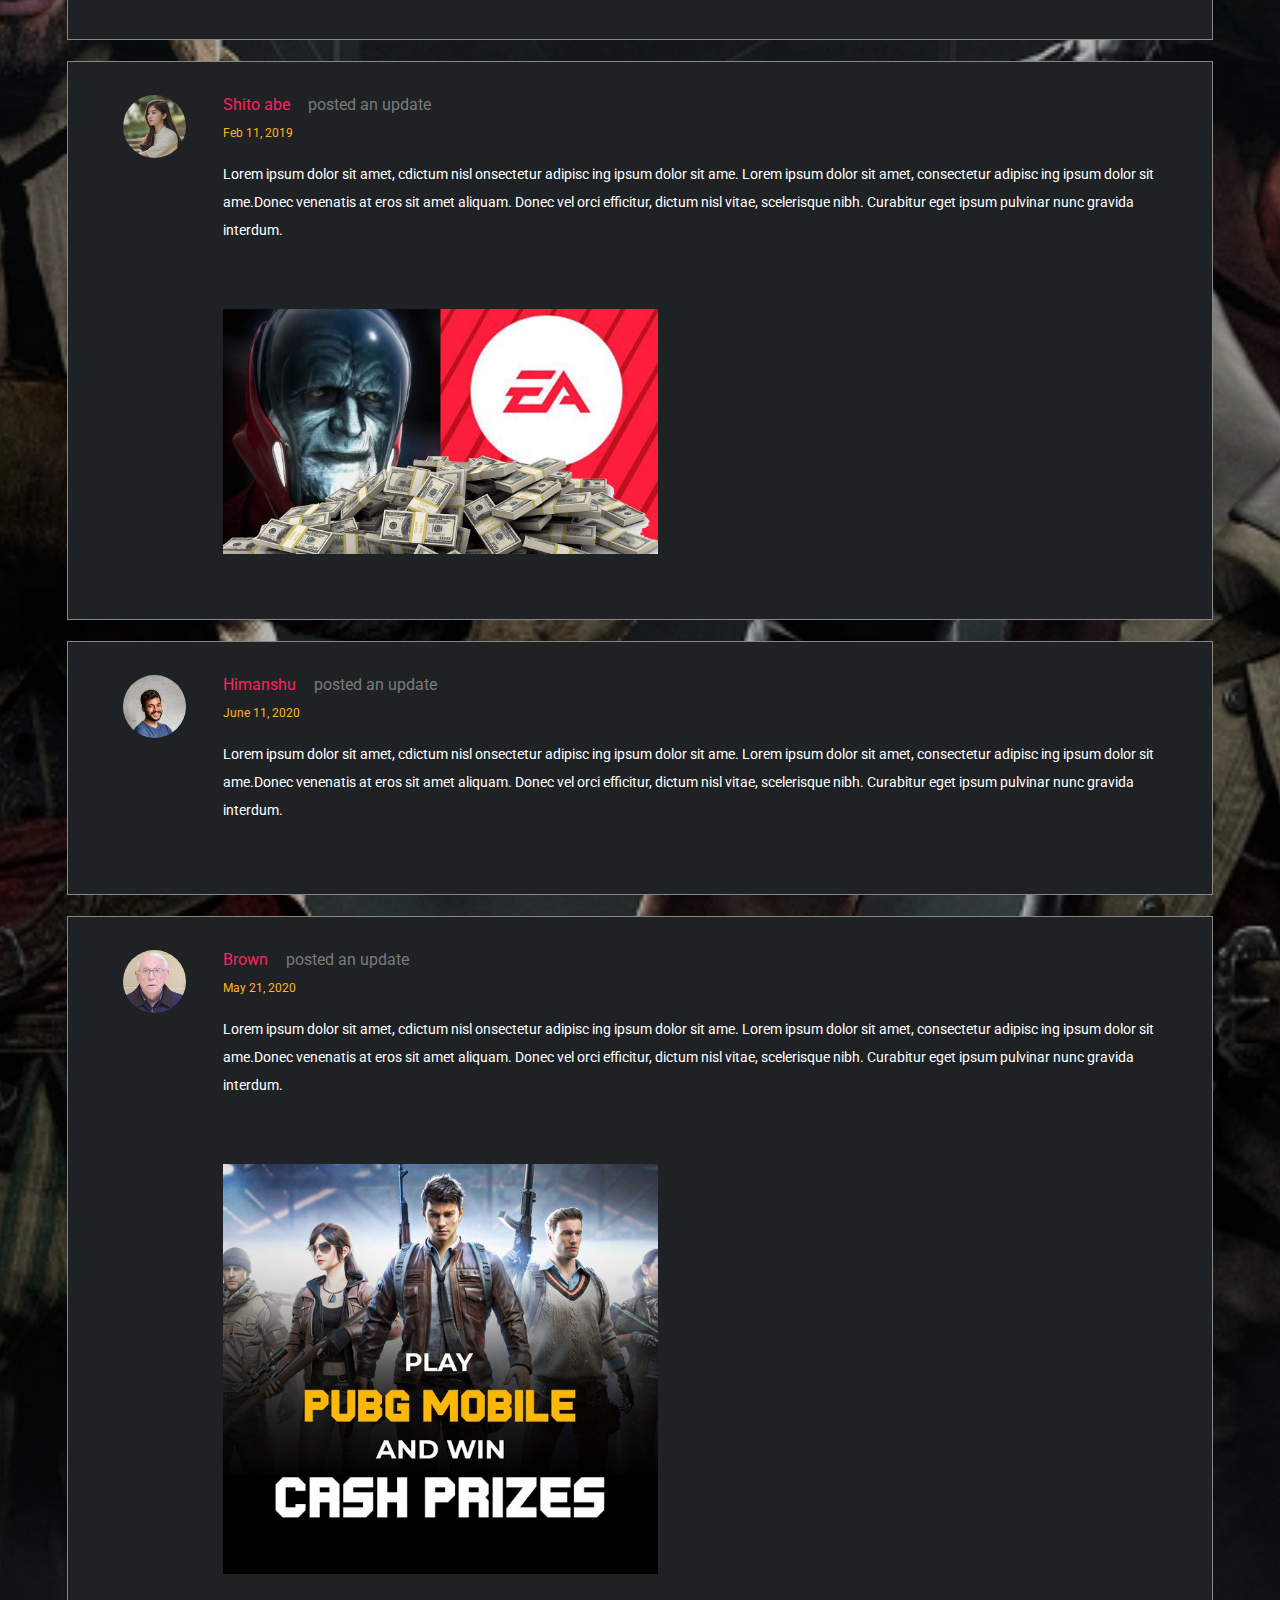
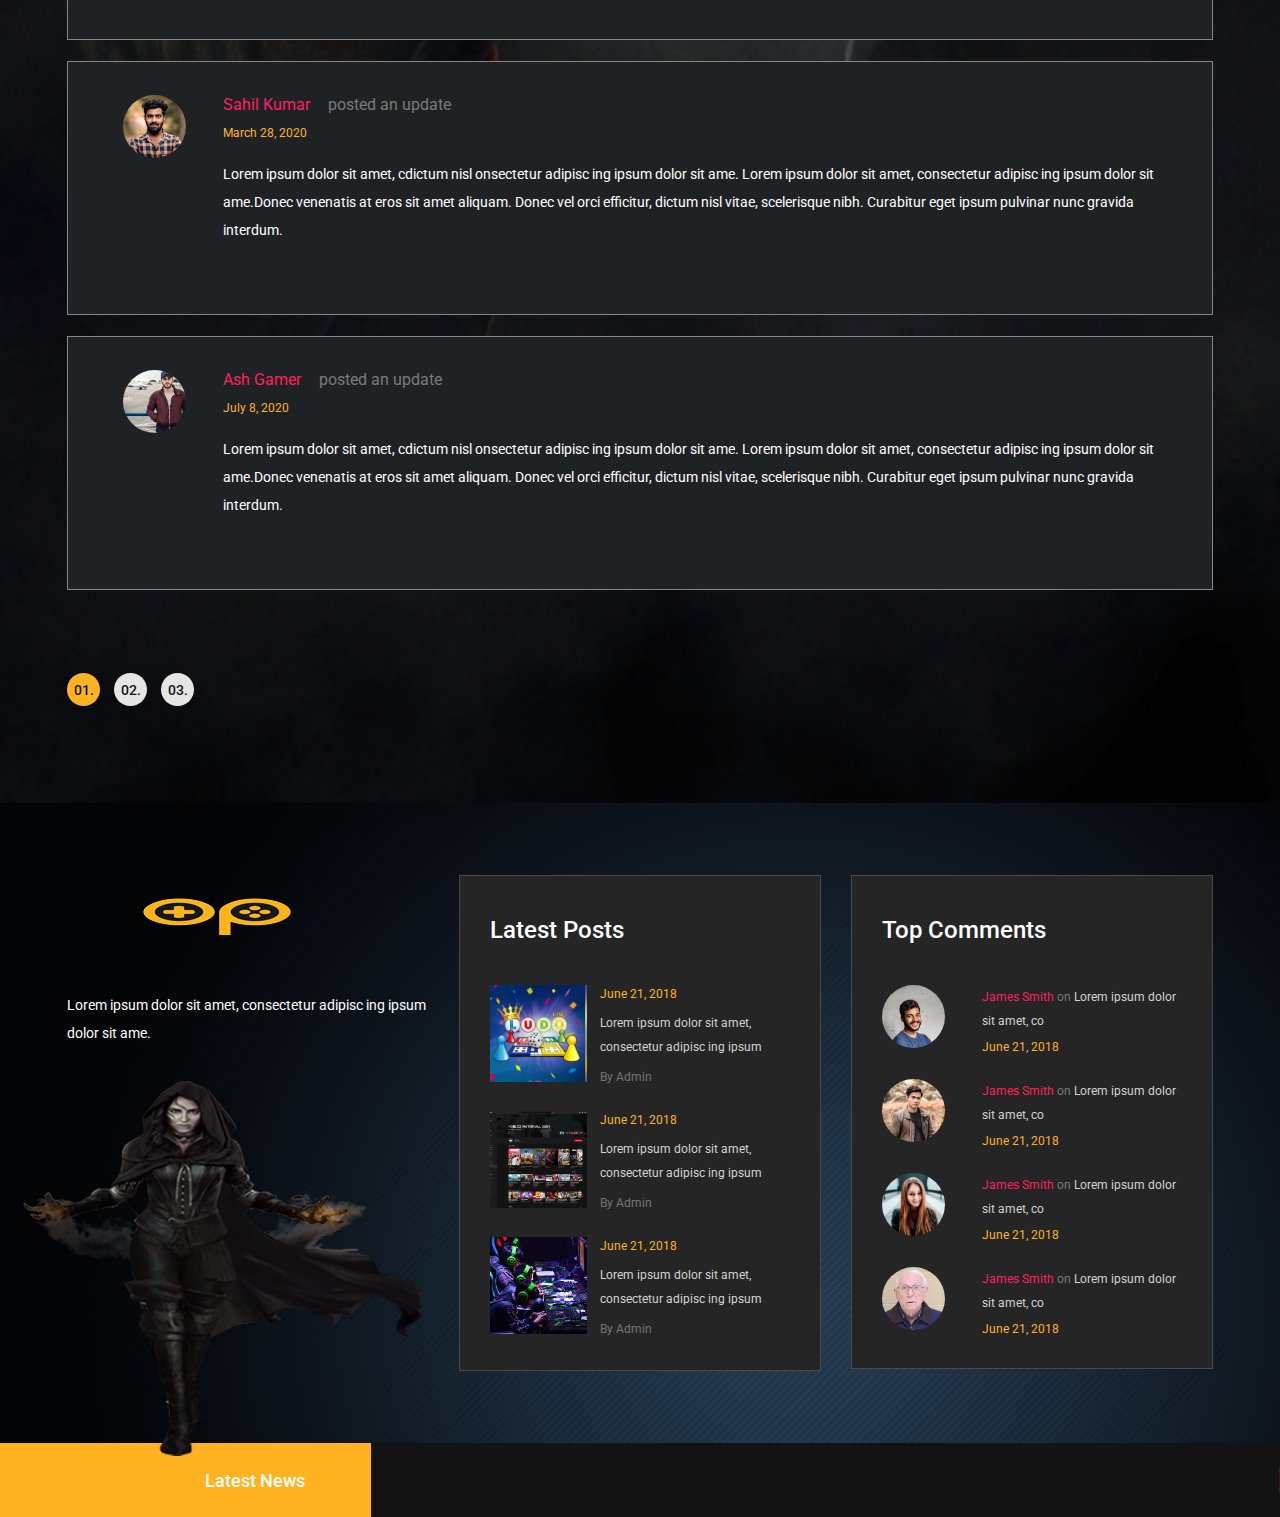
<file: community.html>
<!DOCTYPE html>
<html lang="en">
<head>
	<title>Game Warrior Template</title>
	<meta charset="UTF-8">
	<meta name="description" content="Game Warrior Template">
	<meta name="keywords" content="warrior, game, creative, html">
	<meta name="viewport" content="width=device-width, initial-scale=1.0">
	<!-- Favicon -->   
	<link href="img/favicon.ico" rel="shortcut icon"/>

	<!-- Google Fonts -->
	<link href="https://fonts.googleapis.com/css?family=Roboto:400,400i,500,500i,700,700i" rel="stylesheet">

	<!-- Stylesheets -->
	<link rel="stylesheet" href="css/bootstrap.min.css"/>
	<link rel="stylesheet" href="css/font-awesome.min.css"/>
	<link rel="stylesheet" href="css/owl.carousel.css"/>
	<link rel="stylesheet" href="css/style.css"/>
	<link rel="stylesheet" href="css/animate.css"/>


	<!--[if lt IE 9]>
	  <script src="https://oss.maxcdn.com/html5shiv/3.7.2/html5shiv.min.js"></script>
	  <script src="https://oss.maxcdn.com/respond/1.4.2/respond.min.js"></script>
	<![endif]-->

</head>
<body>
	<!-- Page Preloder -->
	<div id="preloder">
		<div class="loader"></div>
	</div>

	<!-- Header section -->
	<header class="header-section">
		<div class="container">
			<!-- logo -->
			<a class="site-logo" href="index.html">
				<img src="img/logo.png" alt="">
			</a>
			<div class="user-panel">
				<a href="login.html">Login</a>  /  <a href="register.html">Register</a>
			</div>
			<!-- responsive -->
			<div class="nav-switch">
				<i class="fa fa-bars"></i>
			</div>
			<!-- site menu -->
			<nav class="main-menu">
				<ul>
					<li><a href="index.html">Home</a></li>
					<li><a href="review.html">Games</a></li>
					<li><a href="categories.html">Tournament</a></li>
					<li><a href="community.html">Community</a></li>
					<li><a href="contact.html">Contact</a></li>
				</ul>
			</nav>
		</div>
	</header>
	<!-- Header section end -->

    <!-- Page info section -->
	<section class="page-info-section set-bg" data-setbg="img/page-top-bg/4.jpg">
		<div class="pi-content">
			<div class="container">
				<div class="row">
					<div class="col-xl-5 col-lg-6 text-white">
						<h2>Our Community</h2>
						<p><strong>Post comments about IGC(Indian Gaming Community) here, We will feature top comments on our home page.</strong></p>
					</div>
				</div>
			</div>
		</div>
	</section>
	<!-- Page info section -->


	<!-- Page section -->
	<section class="page-section community-page set-bg" data-setbg="img/community-bg.jpg">
		<div class="community-warp spad">
			<div class="container">
				<div class="row">
					<div class="col-md-6">
						<h3 sclass="community-top-title", style="background-color: white;">Total Members (1644)</h3>
					</div>
					<div class="col-md-6 text-lg-right">
						<form class="community-filter">
							<label for="fdf5">Show</label>
							<select id="fdf5">
								<option value="#">Everything</option>
								<option value="#">Everything</option>
							</select>
						</form>
					</div>
				</div>
				<ul class="community-post-list">
					<li>
						<div class="community-post">
							<div class="author-avator set-bg" data-setbg="img/authors/1.jpg"></div>
							<div class="post-content">
								<h5>Himanshu<span>posted an update</span></h5>
								<div class="post-date">January 31, 2020</div>
								<p>Lorem ipsum dolor sit amet, cdictum nisl onsectetur adipisc ing ipsum dolor sit ame. Lorem ipsum dolor sit amet, consectetur adipisc ing ipsum dolor sit ame.Donec venenatis at eros sit amet aliquam. Donec vel orci efficitur, dictum nisl vitae, scelerisque nibh. Curabitur eget ipsum pulvinar nunc gravida interdum. </p>
							</div>
						</div>
					</li>
					<li>
						<div class="community-post">
							<div class="author-avator set-bg" data-setbg="img/authors/8.jpg"></div>
							<div class="post-content">
								<h5>Chris Brown<span>posted an update</span></h5>
								<div class="post-date">July 24, 2020</div>
								<p>Lorem ipsum dolor sit amet, cdictum nisl onsectetur adipisc ing ipsum dolor sit ame. Lorem ipsum dolor sit amet, consectetur adipisc ing ipsum dolor sit ame.Donec venenatis at eros sit amet aliquam. Donec vel orci efficitur, dictum nisl vitae, scelerisque nibh. Curabitur eget ipsum pulvinar nunc gravida interdum. </p>
								<div class="attachment-file">
									<img src="img/attachment.jpg" alt="">
								</div>
							</div>
						</div>
					</li>
					<li>
						<div class="community-post">
							<div class="author-avator set-bg" data-setbg="img/authors/5.jpg"></div>
							<div class="post-content">
								<h5>Shito abe<span>posted an update</span></h5>
								<div class="post-date">Feb 11, 2019</div>
								<p>Lorem ipsum dolor sit amet, cdictum nisl onsectetur adipisc ing ipsum dolor sit ame. Lorem ipsum dolor sit amet, consectetur adipisc ing ipsum dolor sit ame.Donec venenatis at eros sit amet aliquam. Donec vel orci efficitur, dictum nisl vitae, scelerisque nibh. Curabitur eget ipsum pulvinar nunc gravida interdum. </p>
								<div class="attachment-file">
									<img src="img/attachment1.jpg" alt="">
								</div>
							</div>
						</div>
					</li>
					<li>
						<div class="community-post">
							<div class="author-avator set-bg" data-setbg="img/authors/1.jpg"></div>
							<div class="post-content">
								<h5>Himanshu<span>posted an update</span></h5>
								<div class="post-date">June 11, 2020</div>
								<p>Lorem ipsum dolor sit amet, cdictum nisl onsectetur adipisc ing ipsum dolor sit ame. Lorem ipsum dolor sit amet, consectetur adipisc ing ipsum dolor sit ame.Donec venenatis at eros sit amet aliquam. Donec vel orci efficitur, dictum nisl vitae, scelerisque nibh. Curabitur eget ipsum pulvinar nunc gravida interdum. </p>
							</div>
						</div>
					</li>
					<li>
						<div class="community-post">
							<div class="author-avator set-bg" data-setbg="img/authors/4.jpg"></div>
							<div class="post-content">
								<h5>Brown<span>posted an update</span></h5>
								<div class="post-date">May 21, 2020</div>
								<p>Lorem ipsum dolor sit amet, cdictum nisl onsectetur adipisc ing ipsum dolor sit ame. Lorem ipsum dolor sit amet, consectetur adipisc ing ipsum dolor sit ame.Donec venenatis at eros sit amet aliquam. Donec vel orci efficitur, dictum nisl vitae, scelerisque nibh. Curabitur eget ipsum pulvinar nunc gravida interdum. </p>
								<div class="attachment-file">
									<img src="img/attachment2.jpg" alt="">
								</div>
							</div>
						</div>
					</li>
					<li>
						<div class="community-post">
							<div class="author-avator set-bg" data-setbg="img/authors/6.jpg"></div>
							<div class="post-content">
								<h5>Sahil Kumar<span>posted an update</span></h5>
								<div class="post-date">March 28, 2020</div>
								<p>Lorem ipsum dolor sit amet, cdictum nisl onsectetur adipisc ing ipsum dolor sit ame. Lorem ipsum dolor sit amet, consectetur adipisc ing ipsum dolor sit ame.Donec venenatis at eros sit amet aliquam. Donec vel orci efficitur, dictum nisl vitae, scelerisque nibh. Curabitur eget ipsum pulvinar nunc gravida interdum. </p>
							</div>
						</div>
					</li>
					<li>
						<div class="community-post">
							<div class="author-avator set-bg" data-setbg="img/authors/7.jpg"></div>
							<div class="post-content">
								<h5>Ash Gamer<span>posted an update</span></h5>
								<div class="post-date">July 8, 2020</div>
								<p>Lorem ipsum dolor sit amet, cdictum nisl onsectetur adipisc ing ipsum dolor sit ame. Lorem ipsum dolor sit amet, consectetur adipisc ing ipsum dolor sit ame.Donec venenatis at eros sit amet aliquam. Donec vel orci efficitur, dictum nisl vitae, scelerisque nibh. Curabitur eget ipsum pulvinar nunc gravida interdum. </p>
							</div>
						</div>
					</li>
				</ul>
				<div class="site-pagination sp-style-2">
					<span class="active">01.</span>
					<a href="#">02.</a>
					<a href="#">03.</a>
				</div>
			</div>
		</div>
	</section>
	<!-- Page section end -->


	<!-- Footer top section -->
	<section class="footer-top-section">
		<div class="container">
			<div class="footer-top-bg">
				<img src="img/footer-top-bg.png" alt="">
			</div>
			<div class="row">
				<div class="col-lg-4">
					<div class="footer-logo text-white">
						<img src="img/footer-logo.png" alt="">
						<p>Lorem ipsum dolor sit amet, consectetur adipisc ing ipsum dolor sit ame.</p>
					</div>
				</div>
				<div class="col-lg-4 col-md-6">
					<div class="footer-widget mb-5 mb-md-0">
						<h4 class="fw-title">Latest Posts</h4>
						<div class="latest-blog">
							<div class="lb-item">
								<div class="lb-thumb set-bg" data-setbg="img/latest-blog/1.jpg"></div>
								<div class="lb-content">
									<div class="lb-date">June 21, 2018</div>
									<p>Lorem ipsum dolor sit amet, consectetur adipisc ing ipsum </p>
									<a href="#" class="lb-author">By Admin</a>
								</div>
							</div>
							<div class="lb-item">
								<div class="lb-thumb set-bg" data-setbg="img/latest-blog/2.jpg"></div>
								<div class="lb-content">
									<div class="lb-date">June 21, 2018</div>
									<p>Lorem ipsum dolor sit amet, consectetur adipisc ing ipsum </p>
									<a href="#" class="lb-author">By Admin</a>
								</div>
							</div>
							<div class="lb-item">
								<div class="lb-thumb set-bg" data-setbg="img/latest-blog/3.jpg"></div>
								<div class="lb-content">
									<div class="lb-date">June 21, 2018</div>
									<p>Lorem ipsum dolor sit amet, consectetur adipisc ing ipsum </p>
									<a href="#" class="lb-author">By Admin</a>
								</div>
							</div>
						</div>
					</div>
				</div>
				<div class="col-lg-4 col-md-6">
					<div class="footer-widget">
						<h4 class="fw-title">Top Comments</h4>
						<div class="top-comment">
							<div class="tc-item">
								<div class="tc-thumb set-bg" data-setbg="img/authors/1.jpg"></div>
								<div class="tc-content">
									<p><a href="#">James Smith</a> <span>on</span>  Lorem ipsum dolor sit amet, co</p>
									<div class="tc-date">June 21, 2018</div>
								</div>
							</div>
							<div class="tc-item">
								<div class="tc-thumb set-bg" data-setbg="img/authors/2.jpg"></div>
								<div class="tc-content">
									<p><a href="#">James Smith</a> <span>on</span>  Lorem ipsum dolor sit amet, co</p>
									<div class="tc-date">June 21, 2018</div>
								</div>
							</div>
							<div class="tc-item">
								<div class="tc-thumb set-bg" data-setbg="img/authors/3.jpg"></div>
								<div class="tc-content">
									<p><a href="#">James Smith</a> <span>on</span>  Lorem ipsum dolor sit amet, co</p>
									<div class="tc-date">June 21, 2018</div>
								</div>
							</div>
							<div class="tc-item">
								<div class="tc-thumb set-bg" data-setbg="img/authors/4.jpg"></div>
								<div class="tc-content">
									<p><a href="#">James Smith</a> <span>on</span>  Lorem ipsum dolor sit amet, co</p>
									<div class="tc-date">June 21, 2018</div>
								</div>
							</div>
						</div>
					</div>
				</div>
			</div>
		</div>
	</section>
	<!-- Footer top section end -->
	<!-- Latest news section -->
	<div class="latest-news-section">
		<div class="ln-title">Latest News</div>
		<div class="news-ticker">
			<div class="news-ticker-contant">
				<div class="nt-item"><span class="new">new</span>Lorem ipsum dolor sit amet, consectetur adipiscing elit. </div>
				<div class="nt-item"><span class="strategy">strategy</span>Isum dolor sit amet, consectetur adipiscing elit. </div>
				<div class="nt-item"><span class="racing">racing</span>Isum dolor sit amet, consectetur adipiscing elit. </div>
			</div>
		</div>
	</div>
	<!-- Latest news section end -->

	


	<!--====== Javascripts & Jquery ======-->
	<script src="js/jquery-3.2.1.min.js"></script>
	<script src="js/bootstrap.min.js"></script>
	<script src="js/owl.carousel.min.js"></script>
	<script src="js/jquery.marquee.min.js"></script>
	<script src="js/main.js"></script>
    </body>
</html>
</file>
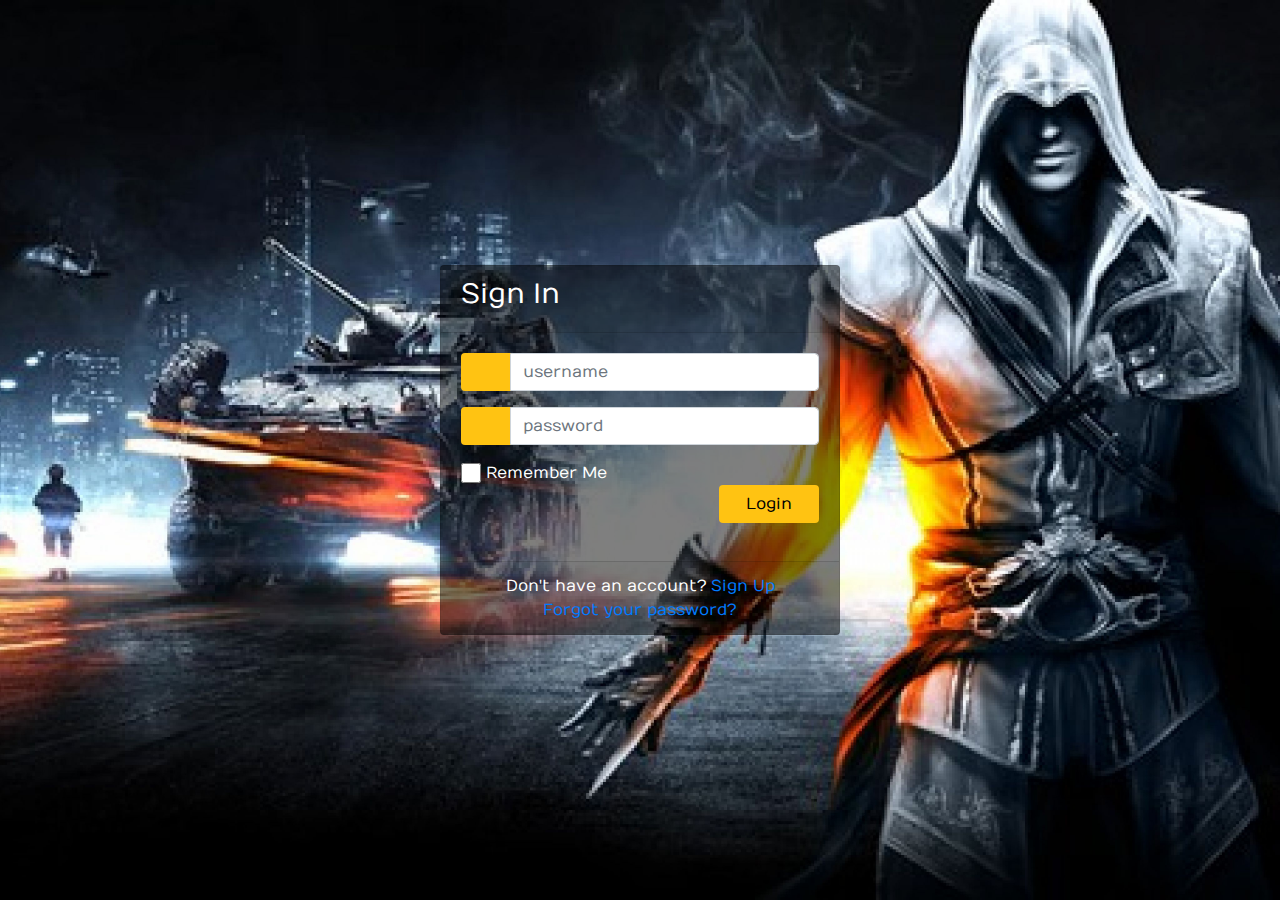
<file: login.html>
<link href="//maxcdn.bootstrapcdn.com/bootstrap/4.1.1/css/bootstrap.min.css" rel="stylesheet" id="bootstrap-css">
<script src="//maxcdn.bootstrapcdn.com/bootstrap/4.1.1/js/bootstrap.min.js"></script>
<script src="//cdnjs.cloudflare.com/ajax/libs/jquery/3.2.1/jquery.min.js"></script>


<!DOCTYPE html>
<html>
<head>
	<title>Login Page</title>
   
	<!--Bootsrap 4 CDN-->
	<link rel="stylesheet" href="https://stackpath.bootstrapcdn.com/bootstrap/4.1.3/css/bootstrap.min.css" integrity="sha384-MCw98/SFnGE8fJT3GXwEOngsV7Zt27NXFoaoApmYm81iuXoPkFOJwJ8ERdknLPMO" crossorigin="anonymous">
    
    <!--Fontawesome CDN-->
	<link rel="stylesheet" href="https://use.fontawesome.com/releases/v5.3.1/css/all.css" integrity="sha384-mzrmE5qonljUremFsqc01SB46JvROS7bZs3IO2EmfFsd15uHvIt+Y8vEf7N7fWAU" crossorigin="anonymous">

	<!--Custom styles-->
	<link rel="stylesheet" type="text/css" href="css/login.css">
</head>
<body>
<div class="container">
	<div class="d-flex justify-content-center h-100">
		<div class="card">
			<div class="card-header">
				<h3>Sign In</h3>
				<div class="d-flex justify-content-end social_icon">
					<span><i class="fab fa-facebook-square"></i></span>
					<span><i class="fab fa-google-plus-square"></i></span>
					<span><i class="fab fa-twitter-square"></i></span>
				</div>
			</div>
			<div class="card-body">
				<form>
					<div class="input-group form-group">
						<div class="input-group-prepend">
							<span class="input-group-text"><i class="fas fa-user"></i></span>
						</div>
						<input type="text" class="form-control" placeholder="username">
						
					</div>
					<div class="input-group form-group">
						<div class="input-group-prepend">
							<span class="input-group-text"><i class="fas fa-key"></i></span>
						</div>
						<input type="password" class="form-control" placeholder="password">
					</div>
					<div class="row align-items-center remember">
						<input type="checkbox">Remember Me
					</div>
					<div class="form-group">
						<input type="submit" value="Login" class="btn float-right login_btn">
					</div>
				</form>
			</div>
			<div class="card-footer">
				<div class="d-flex justify-content-center links">
					Don't have an account?<a href="register.html">Sign Up</a>
				</div>
				<div class="d-flex justify-content-center">
					<a href="forgetpass.html">Forgot your password?</a>
				</div>
			</div>
		</div>
	</div>
</div>
</body>
</html>
</file>
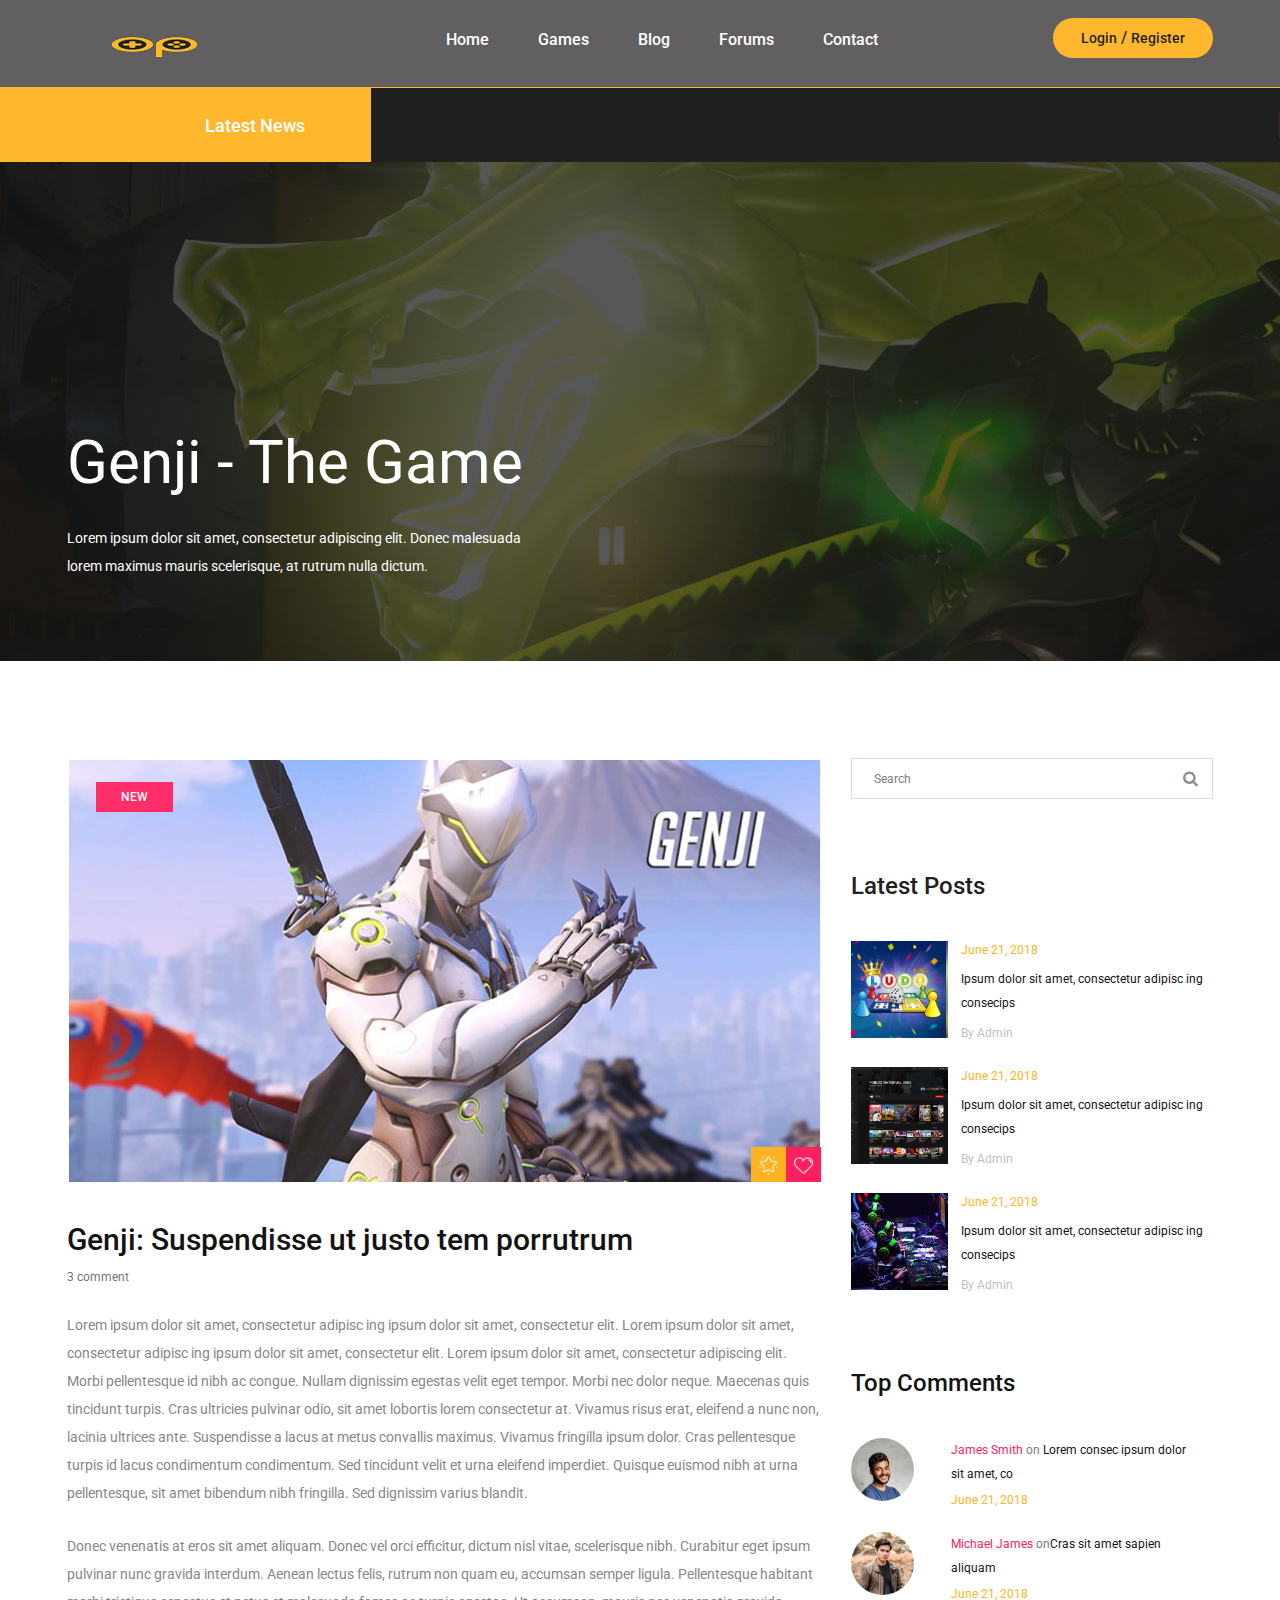
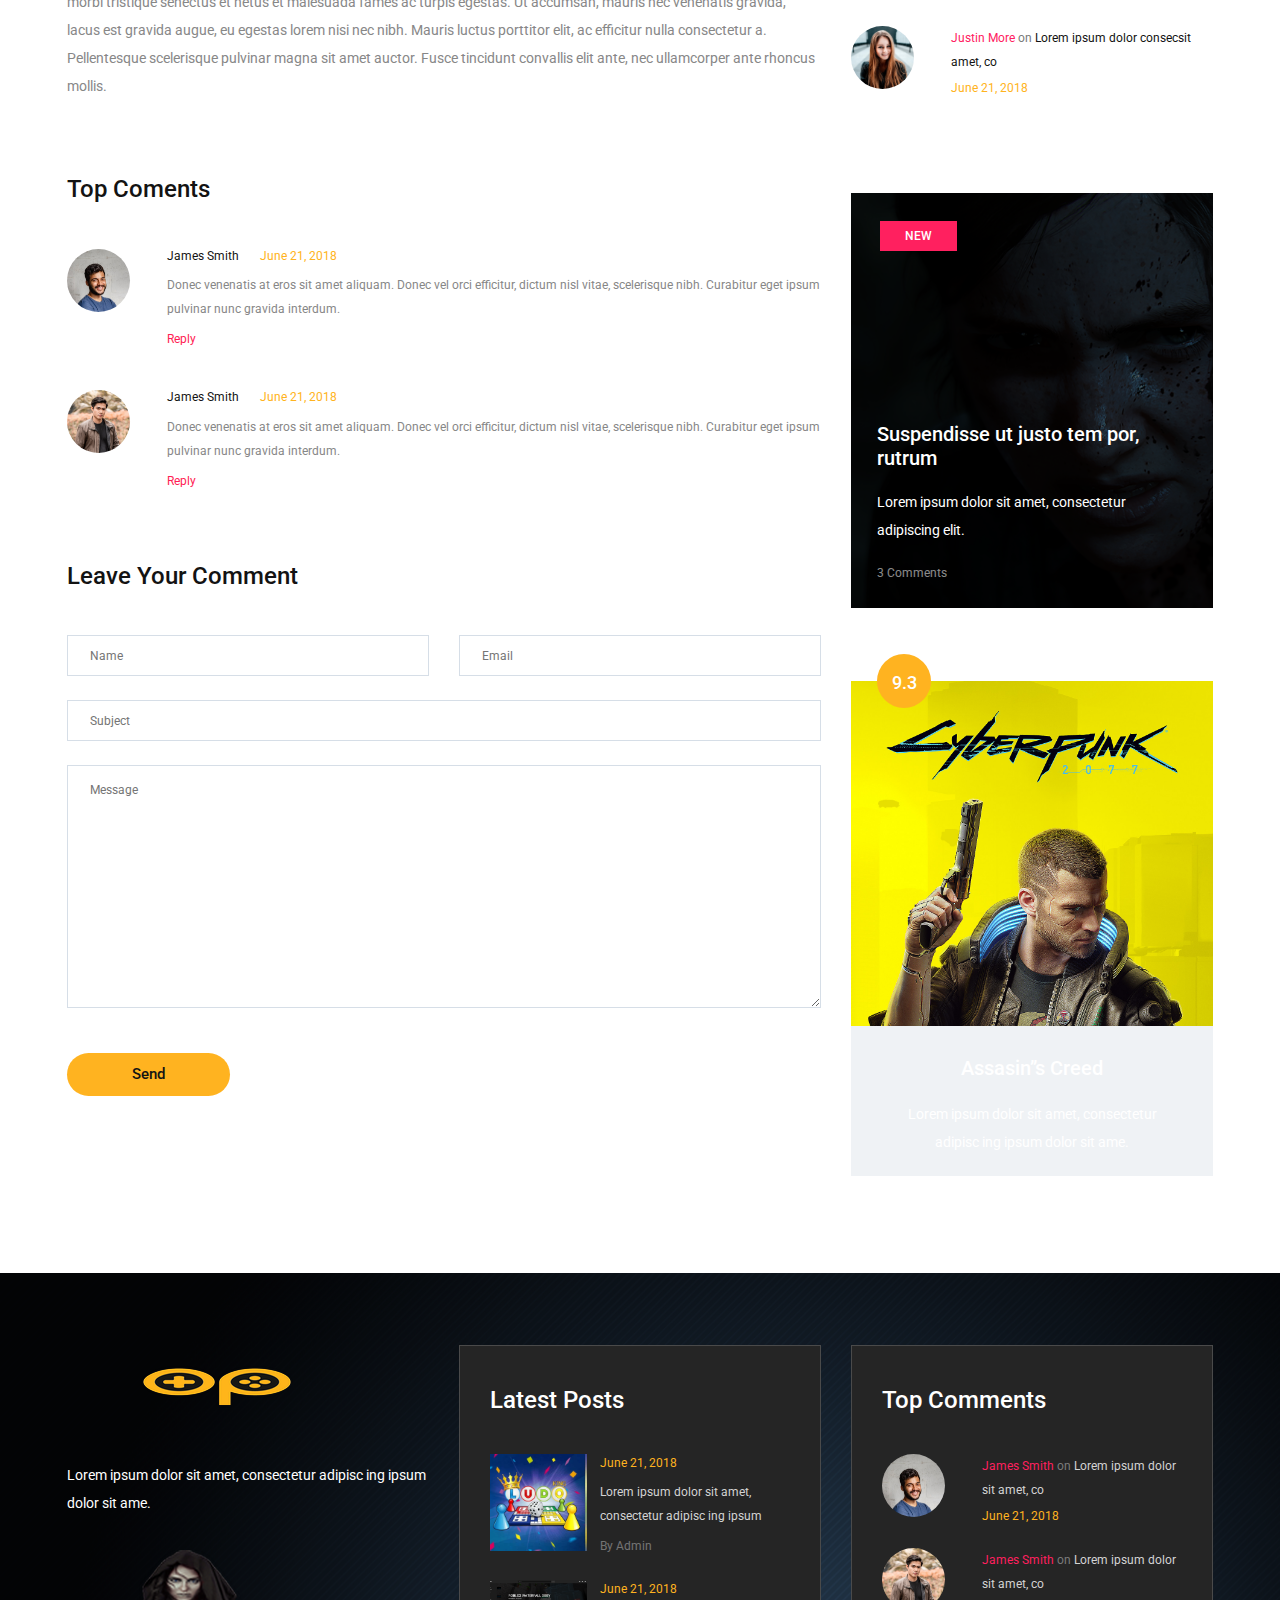
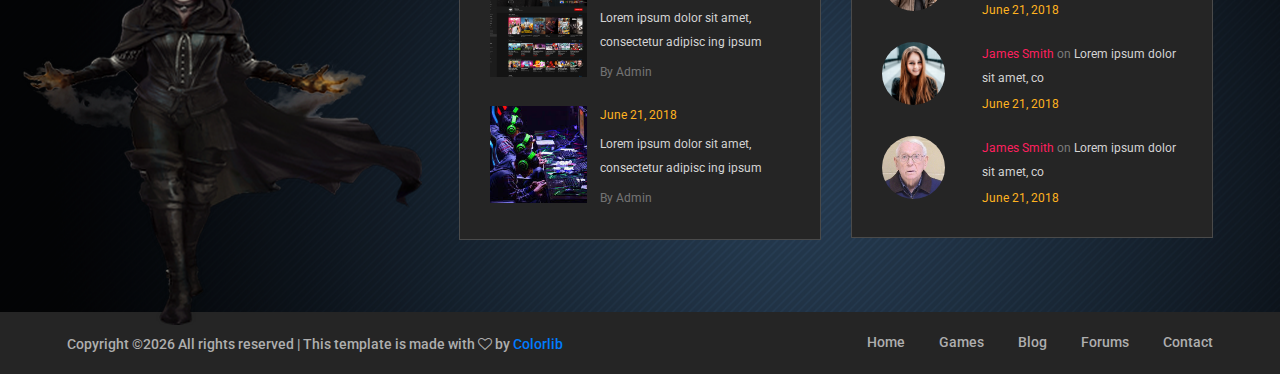
<file: single-blog.html>
<!DOCTYPE html>
<html lang="zxx">
<head>
	<title>Game Warrior Template</title>
	<meta charset="UTF-8">
	<meta name="description" content="Game Warrior Template">
	<meta name="keywords" content="warrior, game, creative, html">
	<meta name="viewport" content="width=device-width, initial-scale=1.0">
	<!-- Favicon -->   
	<link href="img/favicon.ico" rel="shortcut icon"/>

	<!-- Google Fonts -->
	<link href="https://fonts.googleapis.com/css?family=Roboto:400,400i,500,500i,700,700i" rel="stylesheet">

	<!-- Stylesheets -->
	<link rel="stylesheet" href="css/bootstrap.min.css"/>
	<link rel="stylesheet" href="css/font-awesome.min.css"/>
	<link rel="stylesheet" href="css/owl.carousel.css"/>
	<link rel="stylesheet" href="css/style.css"/>
	<link rel="stylesheet" href="css/animate.css"/>


	<!--[if lt IE 9]>
	  <script src="https://oss.maxcdn.com/html5shiv/3.7.2/html5shiv.min.js"></script>
	  <script src="https://oss.maxcdn.com/respond/1.4.2/respond.min.js"></script>
	<![endif]-->

</head>
<body>
	<!-- Page Preloder -->
	<div id="preloder">
		<div class="loader"></div>
	</div>

	<!-- Header section -->
	<header class="header-section">
		<div class="container">
			<!-- logo -->
			<a class="site-logo" href="index.html">
				<img src="img/logo.png" alt="">
			</a>
			<div class="user-panel">
				<a href="#">Login</a>  /  <a href="#">Register</a>
			</div>
			<!-- responsive -->
			<div class="nav-switch">
				<i class="fa fa-bars"></i>
			</div>
			<!-- site menu -->
			<nav class="main-menu">
				<ul>
					<li><a href="index.html">Home</a></li>
					<li><a href="review.html">Games</a></li>
					<li><a href="categories.html">Blog</a></li>
					<li><a href="community.html">Forums</a></li>
					<li><a href="contact.html">Contact</a></li>
				</ul>
			</nav>
		</div>
	</header>
	<!-- Header section end -->


	<!-- Latest news section -->
	<div class="latest-news-section">
		<div class="ln-title">Latest News</div>
		<div class="news-ticker">
			<div class="news-ticker-contant">
				<div class="nt-item"><span class="new">new</span>Lorem ipsum dolor sit amet, consectetur adipiscing elit. </div>
				<div class="nt-item"><span class="strategy">strategy</span>Isum dolor sit amet, consectetur adipiscing elit. </div>
				<div class="nt-item"><span class="racing">racing</span>Isum dolor sit amet, consectetur adipiscing elit. </div>
			</div>
		</div>
	</div>
	<!-- Latest news section end -->


	<!-- Page info section -->
	<section class="page-info-section set-bg" data-setbg="img/page-top-bg/2.jpg">
		<div class="pi-content">
			<div class="container">
				<div class="row">
					<div class="col-xl-5 col-lg-6 text-white">
						<h2>Genji - The Game</h2>
						<p>Lorem ipsum dolor sit amet, consectetur adipiscing elit. Donec malesuada lorem maximus mauris scelerisque, at rutrum nulla dictum.</p>
					</div>
				</div>
			</div>
		</div>
	</section>
	<!-- Page info section -->


	<!-- Page section -->
	<section class="page-section single-blog-page spad">
		<div class="container">
			<div class="row">
				<div class="col-lg-8">
					<div class="blog-thumb set-bg" data-setbg="img/recent-game/big.jpg">
						<div class="cata new">new</div>
						<div class="rgi-extra">
							<div class="rgi-star"><img src="img/icons/star.png" alt=""></div>
							<div class="rgi-heart"><img src="img/icons/heart.png" alt=""></div>
						</div>
					</div>
					<div class="blog-content">
						<h3>Genji: Suspendisse ut justo tem porrutrum</h3>
						<a href="" class="meta-comment">3 comment</a>
						<p>Lorem ipsum dolor sit amet, consectetur adipisc ing ipsum dolor sit amet, consectetur elit. Lorem ipsum dolor sit amet, consectetur adipisc ing ipsum dolor sit amet, consectetur elit.  Lorem ipsum dolor sit amet, consectetur adipiscing elit. Morbi pellentesque id nibh ac congue. Nullam dignissim egestas velit eget tempor. Morbi nec dolor neque. Maecenas quis tincidunt turpis. Cras ultricies pulvinar odio, sit amet lobortis lorem consectetur at. Vivamus risus erat, eleifend a nunc non, lacinia ultrices ante. Suspendisse a lacus at metus convallis maximus. Vivamus fringilla ipsum dolor. Cras pellentesque turpis id lacus condimentum condimentum. Sed tincidunt velit et urna eleifend imperdiet. Quisque euismod nibh at urna pellentesque, sit amet bibendum nibh fringilla. Sed dignissim varius blandit.</p>
						<p>Donec venenatis at eros sit amet aliquam. Donec vel orci efficitur, dictum nisl vitae, scelerisque nibh. Curabitur eget ipsum pulvinar nunc gravida interdum. Aenean lectus felis, rutrum non quam eu, accumsan semper ligula. Pellentesque habitant morbi tristique senectus et netus et malesuada fames ac turpis egestas. Ut accumsan, mauris nec venenatis gravida, lacus est gravida augue, eu egestas lorem nisi nec nibh. Mauris luctus porttitor elit, ac efficitur nulla consectetur a. Pellentesque scelerisque pulvinar magna sit amet auctor. Fusce tincidunt convallis elit ante, nec ullamcorper ante rhoncus mollis. </p>
					</div>
					<div class="comment-warp">
						<h4 class="comment-title">Top Coments</h4>
						<ul class="comment-list">
							<li>
								<div class="comment">
									<div class="comment-avator set-bg" data-setbg="img/authors/1.jpg"></div>
									<div class="comment-content">
										<h5>James Smith <span>June 21, 2018</span></h5>
										<p>Donec venenatis at eros sit amet aliquam. Donec vel orci efficitur, dictum nisl vitae, scelerisque nibh. Curabitur eget ipsum pulvinar nunc gravida interdum. </p>
										<a href="" class="reply">Reply</a>
									</div>
								</div>
							</li>
							<li>
								<div class="comment">
									<div class="comment-avator set-bg" data-setbg="img/authors/2.jpg"></div>
									<div class="comment-content">
										<h5>James Smith <span>June 21, 2018</span></h5>
										<p>Donec venenatis at eros sit amet aliquam. Donec vel orci efficitur, dictum nisl vitae, scelerisque nibh. Curabitur eget ipsum pulvinar nunc gravida interdum. </p>
										<a href="" class="reply">Reply</a>
									</div>
								</div>
							</li>
						</ul>
					</div>
					<div class="comment-form-warp">
						<h4 class="comment-title">Leave Your Comment</h4>
						<form class="comment-form">
							<div class="row">
								<div class="col-md-6">
									<input type="text" placeholder="Name">
								</div>
								<div class="col-md-6">
									<input type="email" placeholder="Email">
								</div>
								<div class="col-lg-12">
									<input type="text" placeholder="Subject">
									<textarea placeholder="Message"></textarea>
									<button class="site-btn btn-sm">Send</button>
								</div>
							</div>
						</form>
					</div>
				</div>
				<!-- sidebar -->
				<div class="col-lg-4 col-md-7 sidebar pt-5 pt-lg-0">
					<!-- widget -->
					<div class="widget-item">
						<form class="search-widget">
							<input type="text" placeholder="Search">
							<button><i class="fa fa-search"></i></button>
						</form>
					</div>
					<!-- widget -->
					<div class="widget-item">
						<h4 class="widget-title">Latest Posts</h4>
						<div class="latest-blog">
							<div class="lb-item">
								<div class="lb-thumb set-bg" data-setbg="img/latest-blog/1.jpg"></div>
								<div class="lb-content">
									<div class="lb-date">June 21, 2018</div>
									<p>Ipsum dolor sit amet, consectetur adipisc ing consecips</p>
									<a href="#" class="lb-author">By Admin</a>
								</div>
							</div>
							<div class="lb-item">
								<div class="lb-thumb set-bg" data-setbg="img/latest-blog/2.jpg"></div>
								<div class="lb-content">
									<div class="lb-date">June 21, 2018</div>
									<p>Ipsum dolor sit amet, consectetur adipisc ing consecips</p>
									<a href="#" class="lb-author">By Admin</a>
								</div>
							</div>
							<div class="lb-item">
								<div class="lb-thumb set-bg" data-setbg="img/latest-blog/3.jpg"></div>
								<div class="lb-content">
									<div class="lb-date">June 21, 2018</div>
									<p>Ipsum dolor sit amet, consectetur adipisc ing consecips</p>
									<a href="#" class="lb-author">By Admin</a>
								</div>
							</div>
						</div>
					</div>
					<!-- widget -->
					<div class="widget-item">
						<h4 class="widget-title">Top Comments</h4>
						<div class="top-comment">
							<div class="tc-item">
								<div class="tc-thumb set-bg" data-setbg="img/authors/1.jpg"></div>
								<div class="tc-content">
									<p><a href="#">James Smith</a> <span>on</span> Lorem consec ipsum dolor sit amet, co</p>
									<div class="tc-date">June 21, 2018</div>
								</div>
							</div>
							<div class="tc-item">
								<div class="tc-thumb set-bg" data-setbg="img/authors/2.jpg"></div>
								<div class="tc-content">
									<p><a href="#">Michael James</a> <span>on</span>Cras sit amet sapien aliquam</p>
									<div class="tc-date">June 21, 2018</div>
								</div>
							</div>
							<div class="tc-item">
								<div class="tc-thumb set-bg" data-setbg="img/authors/3.jpg"></div>
								<div class="tc-content">
									<p><a href="#">Justin More</a> <span>on</span> Lorem ipsum dolor consecsit amet, co</p>
									<div class="tc-date">June 21, 2018</div>
								</div>
							</div>
						</div>
					</div>
					<!-- widget -->
					<div class="widget-item">
						<div class="feature-item set-bg" data-setbg="img/features/1.jpg">
							<span class="cata new">new</span>
							<div class="fi-content text-white">
								<h5><a href="#">Suspendisse ut justo tem por, rutrum</a></h5>
								<p>Lorem ipsum dolor sit amet, consectetur adipiscing elit. </p>
								<a href="#" class="fi-comment">3 Comments</a>
							</div>
						</div>
					</div>
					<!-- widget -->
					<div class="widget-item">
						<div class="review-item">
							<div class="review-cover set-bg" data-setbg="img/review/1.jpg">
								<div class="score yellow">9.3</div>
							</div>
							<div class="review-text">
								<h5>Assasin’’s Creed</h5>
								<p>Lorem ipsum dolor sit amet, consectetur adipisc ing ipsum dolor sit ame.</p>
							</div>
						</div>
					</div>
				</div>
			</div>
		</div>
	</section>
	<!-- Page section end -->


	<!-- Footer top section -->
	<section class="footer-top-section">
		<div class="container">
			<div class="footer-top-bg">
				<img src="img/footer-top-bg.png" alt="">
			</div>
			<div class="row">
				<div class="col-lg-4">
					<div class="footer-logo text-white">
						<img src="img/footer-logo.png" alt="">
						<p>Lorem ipsum dolor sit amet, consectetur adipisc ing ipsum dolor sit ame.</p>
					</div>
				</div>
				<div class="col-lg-4 col-md-6">
					<div class="footer-widget mb-5 mb-md-0">
						<h4 class="fw-title">Latest Posts</h4>
						<div class="latest-blog">
							<div class="lb-item">
								<div class="lb-thumb set-bg" data-setbg="img/latest-blog/1.jpg"></div>
								<div class="lb-content">
									<div class="lb-date">June 21, 2018</div>
									<p>Lorem ipsum dolor sit amet, consectetur adipisc ing ipsum </p>
									<a href="#" class="lb-author">By Admin</a>
								</div>
							</div>
							<div class="lb-item">
								<div class="lb-thumb set-bg" data-setbg="img/latest-blog/2.jpg"></div>
								<div class="lb-content">
									<div class="lb-date">June 21, 2018</div>
									<p>Lorem ipsum dolor sit amet, consectetur adipisc ing ipsum </p>
									<a href="#" class="lb-author">By Admin</a>
								</div>
							</div>
							<div class="lb-item">
								<div class="lb-thumb set-bg" data-setbg="img/latest-blog/3.jpg"></div>
								<div class="lb-content">
									<div class="lb-date">June 21, 2018</div>
									<p>Lorem ipsum dolor sit amet, consectetur adipisc ing ipsum </p>
									<a href="#" class="lb-author">By Admin</a>
								</div>
							</div>
						</div>
					</div>
				</div>
				<div class="col-lg-4 col-md-6">
					<div class="footer-widget">
						<h4 class="fw-title">Top Comments</h4>
						<div class="top-comment">
							<div class="tc-item">
								<div class="tc-thumb set-bg" data-setbg="img/authors/1.jpg"></div>
								<div class="tc-content">
									<p><a href="#">James Smith</a> <span>on</span>  Lorem ipsum dolor sit amet, co</p>
									<div class="tc-date">June 21, 2018</div>
								</div>
							</div>
							<div class="tc-item">
								<div class="tc-thumb set-bg" data-setbg="img/authors/2.jpg"></div>
								<div class="tc-content">
									<p><a href="#">James Smith</a> <span>on</span>  Lorem ipsum dolor sit amet, co</p>
									<div class="tc-date">June 21, 2018</div>
								</div>
							</div>
							<div class="tc-item">
								<div class="tc-thumb set-bg" data-setbg="img/authors/3.jpg"></div>
								<div class="tc-content">
									<p><a href="#">James Smith</a> <span>on</span>  Lorem ipsum dolor sit amet, co</p>
									<div class="tc-date">June 21, 2018</div>
								</div>
							</div>
							<div class="tc-item">
								<div class="tc-thumb set-bg" data-setbg="img/authors/4.jpg"></div>
								<div class="tc-content">
									<p><a href="#">James Smith</a> <span>on</span>  Lorem ipsum dolor sit amet, co</p>
									<div class="tc-date">June 21, 2018</div>
								</div>
							</div>
						</div>
					</div>
				</div>
			</div>
		</div>
	</section>
	<!-- Footer top section end -->

	
	<!-- Footer section -->
	<footer class="footer-section">
		<div class="container">
			<ul class="footer-menu">
				<li><a href="index.html">Home</a></li>
				<li><a href="review.html">Games</a></li>
				<li><a href="categories.html">Blog</a></li>
				<li><a href="community.html">Forums</a></li>
				<li><a href="contact.html">Contact</a></li>
			</ul>
			<p class="copyright"><!-- Link back to Colorlib can't be removed. Template is licensed under CC BY 3.0. -->
Copyright &copy;<script>document.write(new Date().getFullYear());</script> All rights reserved | This template is made with <i class="fa fa-heart-o" aria-hidden="true"></i> by <a href="https://colorlib.com" target="_blank">Colorlib</a>
<!-- Link back to Colorlib can't be removed. Template is licensed under CC BY 3.0. -->
</p>
		</div>
	</footer>
	<!-- Footer section end -->


	<!--====== Javascripts & Jquery ======-->
	<script src="js/jquery-3.2.1.min.js"></script>
	<script src="js/bootstrap.min.js"></script>
	<script src="js/owl.carousel.min.js"></script>
	<script src="js/jquery.marquee.min.js"></script>
	<script src="js/main.js"></script>
    </body>
</html>
</file>
<file: css/style.css>
html,
body {
	height: 100%;
	font-family: 'Roboto', sans-serif;
	-webkit-font-smoothing: antialiased;
	font-smoothing: antialiased;
}

h1,
h2,
h3,
h4,
h5,
h6 {
	margin: 0;
	font-weight: 500;
	color: #131313;
}

h1 {
	font-size: 70px;
}

h2 {
	font-size: 36px;
}

h3 {
	font-size: 30px;
}

h4 {
	font-size: 24px;
}

h5 {
	font-size: 20px;
}

h6 {
	font-size: 16px;
}

p {
	font-size: 14px;
	color: #878787;
	line-height: 2;
}

img {
	max-width: 100%;
}

input:focus,
select:focus,
button:focus,
textarea:focus {
	outline: none;
}

a:hover,
a:focus {
	text-decoration: none;
	outline: none;
}

ul,
ol {
	padding: 0;
	margin: 0;
}

/*---------------------
  Helper CSS
-----------------------*/

.section-title {
	text-align: center;
	margin-bottom: 75px;
}

.section-title h2 {
	color: white;
	padding-top: 10px;
	font-size: 36px;
}
.section-title h3 {
	color: black;
	padding-top: 10px;
	font-size: 36px;
}

.set-bg {
	background-repeat: no-repeat;
	background-size: cover;
	background-position: top center;
}

.spad {
	padding-top: 97px;
	padding-bottom: 97px;
}

.text-white h1,
.text-white h2,
.text-white h3,
.text-white h4,
.text-white h5,
.text-white h6,
.text-white p,
.text-white span,
.text-white li,
.text-white a {
	color: #fff;
}

.rating i {
	color: #fbb710;
}

.rating .is-fade {
	color: #e0e3e4;
}

/*---------------------
  Commom elements
-----------------------*/

/* buttons */
.site-btn {
	display: inline-block;
	text-align: center;
	font-size: 15px;
	color: #131313;
	padding: 16px 30px;
	min-width: 153px;
	border-radius: 50px;
	font-weight: 500;
	border: none;
	background: #ffb320;
	cursor: pointer;
}

.site-btn.btn-sm {
	padding: 10px 30px;
	min-width: 163px;
}

.site-btn:hover {
	color: #131313;
}

.cata {
	display: inline-block;
	text-transform: uppercase;
	font-size: 12px;
	font-weight: 500;
	color: #fff;
	padding: 6px 25px;
}

.cata.new {
	background: #ff205f;
}

.cata.strategy {
	background: #4eae60;
}

.cata.racing {
	background: #694eae;
}

.cata.adventure {
	background: #40abf5;
}

/* Preloder */
#preloder {
	position: fixed;
	width: 100%;
	height: 100%;
	top: 0;
	left: 0;
	z-index: 999999;
	background: #fff;
}

.loader {
	width: 40px;
	height: 40px;
	position: absolute;
	top: 50%;
	left: 50%;
	margin-top: -13px;
	margin-left: -13px;
	border-radius: 60px;
	animation: loader 0.8s linear infinite;
	-webkit-animation: loader 0.8s linear infinite;
}

@keyframes loader {
	0% {
		-webkit-transform: rotate(0deg);
		transform: rotate(0deg);
		border: 4px solid #f44336;
		border-left-color: transparent;
	}
	50% {
		-webkit-transform: rotate(180deg);
		transform: rotate(180deg);
		border: 4px solid #673ab7;
		border-left-color: transparent;
	}
	100% {
		-webkit-transform: rotate(360deg);
		transform: rotate(360deg);
		border: 4px solid #f44336;
		border-left-color: transparent;
	}
}

@-webkit-keyframes loader {
	0% {
		-webkit-transform: rotate(0deg);
		border: 4px solid #f44336;
		border-left-color: transparent;
	}
	50% {
		-webkit-transform: rotate(180deg);
		border: 4px solid #673ab7;
		border-left-color: transparent;
	}
	100% {
		-webkit-transform: rotate(360deg);
		border: 4px solid #f44336;
		border-left-color: transparent;
	}
}

/*------------------
  Header section
---------------------*/

.header-section {
	background: #585656;
	clear: both;
	overflow: hidden;
	padding: 18px 0;
	border-bottom: 1px solid #ffb320;
}

.site-logo {
	display: inline-block;
	float: left;
	padding-top: 6px;
}

.user-panel {
	float: right;
	font-weight: 500;
	background: #ffb320;
	padding: 8px 28px;
	border-radius: 30px;
}

.user-panel a {
	font-size: 14px;
	color: #131313;
}

.main-menu {
	float: right;
	margin-right: 170px;
}

.main-menu ul {
	list-style: none;
}

.main-menu ul li {
	display: inline;
}

.main-menu ul li a {
	display: inline-block;
	font-size: 16px;
	color: #fff;
	margin-left: 35px;
	font-weight: 500;
	padding: 10px 5px;
}

.main-menu ul li a:hover {
	color: #ffb320;
}

.header-btn {
	float: right;
	margin-right: 0;
}

.nav-switch {
	display: none;
}

/*------------------
  Hero Section
---------------------*/

.hero-slider .hs-item {
	height: 865px;
	display: table;
	width: 100%;
}

.hero-slider .hs-text {
	display: table-cell;
	vertical-align: middle;
}

.hero-slider .hs-text h2 {
	color: #ffb320;
	font-weight: 400;
	font-size: 60px;
	margin-bottom: 30px;
	position: relative;
	top: -80px;
	opacity: 0;
}

.hero-slider .hs-text h2 span {
	color: grey;
}
.hero-slider .hs-text h4 span {
	color: white;
}

.hero-slider .hs-text p {
	color: #fff;
	margin-bottom: 30px;
	position: relative;
	position: relative;
	top: -90px;
	opacity: 0;
}

.hero-slider .hs-text .site-btn {
	position: relative;
	top: -100px;
	opacity: 0;
}

.hero-slider .owl-item.active .hs-item h2,
.hero-slider .owl-item.active .hs-item p,
.hero-slider .owl-item.active .hs-item .site-btn {
	top: 0;
	opacity: 1;
}

.hero-slider .owl-item.active .hs-item h2 {
	-webkit-transition: all 0.5s ease 1s;
	-o-transition: all 0.5s ease 1s;
	transition: all 0.5s ease 1s;
}

.hero-slider .owl-item.active .hs-item p {
	-webkit-transition: all 0.5s ease 0.8s;
	-o-transition: all 0.5s ease 0.8s;
	transition: all 0.5s ease 0.8s;
}

.hero-slider .owl-item.active .hs-item .site-btn {
	-webkit-transition: all 0.5s ease 0.6s;
	-o-transition: all 0.5s ease 0.6s;
	transition: all 0.5s ease 0.6s;
}

.hero-slider .owl-dots {
	position: relative;
	max-width: 1146px;
	margin: -33px auto 0;
	top: -67px;
	z-index: 5;
}

.hero-slider .owl-dots .owl-dot {
	display: inline-block;
	margin-right: 13px;
	width: 33px;
	height: 33px;
	font-size: 14px;
	font-weight: 500;
	text-align: center;
	padding-top: 7px;
	border-radius: 40px;
	background: #dbe2ec;
}

.hero-slider .owl-dots .owl-dot.active {
	background: #ffb320;
}

/*---------------------
  Latest News section
-----------------------*/

.latest-news-section {
	overflow: hidden;
	display: block;
	clear: both;
	background: #131313;
	padding: 24px 0;
	position: relative;
}

.ln-title {
	position: absolute;
	height: 100%;
	width: 29%;
	left: 0;
	top: 0;
	text-align: right;
	padding-top: 24px;
	padding-right: 66px;
	font-size: 18px;
	font-weight: 500;
	color: #fff;
	background: #ffb320;
	z-index: 1;
}

.news-ticker {
	width: 71%;
	float: right;
	overflow: hidden;
	display: inline-block;
}

.news-ticker-contant .nt-item {
	margin-right: 35px;
	color: #fff;
	display: inline-block;
}

.news-ticker-contant .nt-item span {
	margin-right: 35px;
	display: inline-block;
	text-transform: uppercase;
	font-size: 12px;
	font-weight: 500;
	color: #fff;
	padding: 4px 20px;
}

.news-ticker-contant .nt-item span.new {
	background: #ff205f;
}

.news-ticker-contant .nt-item span.strategy {
	background: #4eae60;
}

.news-ticker-contant .nt-item span.racing {
	background: #694eae;
}

/*------------------
  Feature Section
---------------------*/

.feature-item {
	height: 415px;
	position: relative;
}

.feature-item:after {
	position: absolute;
	content: "";
	width: 100%;
	height: 100%;
	left: 0;
	top: 0;
	background: #000;
	opacity: .65;
}

.feature-item .cata {
	position: relative;
	margin-top: 28px;
	margin-left: 29px;
	z-index: 3;
}

.feature-item .fi-content {
	position: absolute;
	width: 100%;
	left: 0;
	bottom: 0;
	padding: 0 26px 24px;
	z-index: 2;
}

.feature-item .fi-content h5 {
	margin-bottom: 18px;
}

.feature-item .fi-content .fi-comment {
	font-size: 12px;
	opacity: .54;
}

/*----------------------
  Recent Game Section
------------------------*/

.recent-game-section {
	background-color: #eef2f6;
	border-top: 1px solid #d6dee7;
	border-bottom: 1px solid #d6dee7;
}

.recent-game-item .rgi-thumb {
	height: 204px;
	padding: 25px 28px;
}

.recent-game-item .rgi-content {
	padding: 34px 22px 20px;
	background: #fff;
	border: 1px solid #d6dee7;
	border-top: none;
	position: relative;
}

.recent-game-item .rgi-content h5 {
	margin-bottom: 20px;
	line-height: 1.5;
}

.recent-game-item .rgi-content .comment {
	font-size: 12px;
	color: #737373;
}

.recent-game-item .rgi-extra {
	position: absolute;
	right: 0;
	bottom: 0;
	width: 70px;
}

.recent-game-item .rgi-extra .rgi-star,
.recent-game-item .rgi-extra .rgi-heart {
	height: 35px;
	width: 35px;
	float: left;
	display: block;
	padding: 6px 8px 0;
}

.recent-game-item .rgi-extra .rgi-star {
	background: #ffb320;
}

.recent-game-item .rgi-extra .rgi-heart {
	background: #ff205f;
}

/*----------------------
  Tournaments Section
------------------------*/

.tournaments-section {
	background-image: url("/img/pattern.png");
	background-repeat: repeat;
}

.tournament-title {
	display: inline-block;
	padding: 7px 25px;
	font-size: 12px;
	font-weight: 500;
	color: #fff;
	text-transform: uppercase;
	background: #fb6e10;
}

.tournament-item {
	background: #252525;
}

.tournament-item .ti-notic {
	display: inline-block;
	padding: 8px 21px;
	font-size: 12px;
	font-weight: 700;
	color: #131313;
	text-transform: uppercase;
	background: #ffb320;
}

.tournament-item .ti-content {
	padding: 38px 24px;
	overflow: hidden;
}

.tournament-item .ti-thumb {
	width: 168px;
	height: 178px;
	float: left;
}

.tournament-item .ti-text {
	padding-left: 195px;
}

.tournament-item .ti-text h4 {
	color: #ffb320;
	margin-bottom: 20px;
}

.tournament-item .ti-text ul {
	list-style: none;
	margin-bottom: 20px;
}

.tournament-item .ti-text ul li {
	color: #fff;
	font-size: 12px;
	margin-bottom: 6px;
}

.tournament-item .ti-text ul li span {
	color: #9a9a9a;
}

.tournament-item .ti-text p {
	font-size: 12px;
	margin-bottom: 0;
}

.tournament-item .ti-text p span {
	font-weight: 500;
	color: #ffb320;
}

/*----------------------
  Review Section
------------------------*/

.review-section {
	background-position: right top;
}

.review-item .review-cover {
	position: relative;
	margin-bottom: 30px;
	height: 345px;
}

.review-item .review-cover .score {
	position: absolute;
	width: 54px;
	height: 54px;
	top: -27px;
	left: 26px;
	padding-top: 15px;
	font-size: 18px;
	font-weight: 500;
	color: #fff;
	text-align: center;
	border-radius: 50%;
	z-index: 1;
}

.review-item .review-cover .score.yellow {
	background: #ffb320;
}

.review-item .review-cover .score.purple {
	background: #694eae;
}

.review-item .review-cover .score.pink {
	background: #ff20ae;
}

.review-item .review-cover .score.green {
	background: #4eae60;
}

.review-item .review-text {
	text-align: center;
}

.review-item .review-text h5 {
	color: white;
	margin-bottom: 20px;
}

.review-item .review-text p {
	color: white;
	margin-bottom: 0;
}

.review-item .rating {
	margin-bottom: 20px;
}

.review-item .rating i {
	font-size: 12px;
}

/*----------------------
  Footer top Section
------------------------*/

.footer-top-section {
	background-image: url("../img/pattern.png");
	background-repeat: repeat;
	padding: 72px 0;
}

.footer-top-section .container {
	position: relative;
}

.footer-top-bg {
	position: absolute;
	left: -30px;
	bottom: -85px;
	z-index: 2;
}

.footer-logo img {
	margin-bottom: 35px;
}

.footer-widget {
	padding: 40px 30px 7px;
	background: #252525;
	border: 1px solid #4a4a4a;
}

.footer-widget .fw-title {
	color: #fff;
	margin-bottom: 40px;
}

.latest-blog .lb-item {
	margin-bottom: 23px;
	overflow: hidden;
}

.latest-blog .lb-item .lb-thumb {
	width: 97px;
	height: 97px;
	float: left;
}

.latest-blog .lb-item .lb-content {
	padding-left: 110px;
}

.latest-blog .lb-item .lb-content .lb-date {
	font-size: 12px;
	color: #ffb320;
	margin-bottom: 8px;
}

.latest-blog .lb-item .lb-content p {
	font-size: 12px;
	margin-bottom: 5px;
	color: #d3d3d3;
}

.latest-blog .lb-item .lb-content .lb-author {
	font-size: 12px;
	color: #d3d3d3;
	opacity: 0.45;
}

.top-comment {
	overflow: hidden;
}

.top-comment .tc-item {
	margin-bottom: 23px;
	overflow: hidden;
}

.top-comment .tc-item .tc-thumb {
	width: 63px;
	height: 63px;
	border-radius: 50%;
	float: left;
}

.top-comment .tc-item .tc-content {
	padding-left: 100px;
}

.top-comment .tc-item .tc-content p {
	font-size: 12px;
	color: #d3d3d3;
	margin-bottom: 5px;
}

.top-comment .tc-item .tc-content p a {
	color: #ff205f;
}

.top-comment .tc-item .tc-content p span {
	color: #7a7a7a;
}

.top-comment .tc-item .tc-content .tc-date {
	font-size: 12px;
	color: #ffb320;
}

/*----------------------
  Footer Section
------------------------*/

.footer-section {
	padding: 18px 0 16px;
	overflow: hidden;
	background: #252525;
}

.footer-menu {
	list-style: none;
	float: right;
}

.footer-menu li {
	display: inline;
}

.footer-menu li a {
	display: inline-block;
	font-size: 14px;
	font-weight: 500;
	color: #aeaeae;
	margin-left: 30px;
}

.copyright {
	float: left;
	margin-bottom: 0;
	font-weight: 500;
	color: #aeaeae;
}

/*------------------
  Other Pages
--------------------
====================*/

.page-info-section {
	height: 499px;
	position: relative;
}

.page-info-section .pi-content {
	position: absolute;
	width: 100%;
	bottom: 65px;
	left: 0;
	z-index: 2;
}

.page-info-section .pi-content h2 {
	font-size: 60px;
	margin-bottom: 25px;
	font-weight: 400;
}

.site-pagination {
	padding-top: 50px;
}

.site-pagination a,
.site-pagination span {
	width: 33px;
	height: 33px;
	font-size: 14px;
	font-weight: 500;
	padding-top: 7px;
	text-align: center;
	display: inline-block;
	border-radius: 50%;
	color: #131313;
	margin-right: 10px;
}

.site-pagination .active {
	background: #ffb320;
}

.site-pagination.sp-style-2 a,
.site-pagination.sp-style-2 span {
	background: #e5e5e5;
}

.site-pagination.sp-style-2 .active {
	background: #ffb320;
}

.widget-item {
	margin-bottom: 73px;
}

.widget-item:last-child {
	margin-bottom: 0;
}

.widget-item .widget-title {
	margin-bottom: 40px;
}

.widget-item .latest-blog .lb-item .lb-content p,
.widget-item .top-comment .tc-item .tc-content p {
	color: #131313;
}

.widget-item .latest-blog .lb-item .lb-content .lb-author {
	color: #737373;
}

.widget-item .top-comment .tc-item .tc-content {
	padding-right: 20px;
}

.widget-item .review-item {
	background: #eff2f5;
}

.widget-item .review-item .review-text {
	padding: 0 35px 20px;
}

.search-widget {
	position: relative;
}

.search-widget input {
	width: 100%;
	height: 41px;
	border: 1px solid #d6dee7;
	padding-left: 22px;
	padding-right: 45px;
	font-size: 12px;
}

.search-widget button {
	position: absolute;
	right: 0;
	top: 0;
	height: 100%;
	background: none;
	border: none;
	padding-right: 15px;
	color: #878787;
	cursor: pointer;
}

/*-----------------
  Categories page
--------------------*/

.recent-game-page .recent-game-item {
	margin-bottom: 42px;
}

/*-----------------
  Single blog page
--------------------*/

.single-blog-page .blog-thumb {
	height: 424px;
	padding-top: 24px;
	padding-left: 29px;
	margin-bottom: 40px;
	position: relative;
}

.single-blog-page .blog-thumb .rgi-extra {
	position: absolute;
	right: 0;
	bottom: 0;
	width: 70px;
}

.single-blog-page .blog-thumb .rgi-extra .rgi-star,
.single-blog-page .blog-thumb .rgi-extra .rgi-heart {
	height: 35px;
	width: 35px;
	float: left;
	display: block;
	padding: 6px 8px 0;
}

.single-blog-page .blog-thumb .rgi-extra .rgi-star {
	background: #ffb320;
}

.single-blog-page .blog-thumb .rgi-extra .rgi-heart {
	background: #ff205f;
}

.single-blog-page .blog-content h3 {
	margin-bottom: 10px;
}

.single-blog-page .blog-content .meta-comment {
	display: block;
	font-size: 12px;
	color: #737373;
	margin-bottom: 25px;
}

.single-blog-page .blog-content p {
	margin-bottom: 25px;
}

.comment-warp {
	padding-top: 50px;
}

.comment-title {
	margin-bottom: 45px;
}

.comment-list {
	list-style: none;
}

.comment-list li {
	margin-bottom: 40px;
	overflow: hidden;
}

.comment-list .comment .comment-avator {
	width: 63px;
	height: 63px;
	border-radius: 50%;
	float: left;
}

.comment-list .comment .comment-content {
	padding-left: 100px;
}

.comment-list .comment .comment-content h5 {
	font-size: 12px;
	color: #131313;
	font-weight: 400;
	margin-bottom: 10px;
}

.comment-list .comment .comment-content h5 span {
	color: #ffb320;
	padding-left: 18px;
}

.comment-list .comment .comment-content p {
	font-size: 12px;
	margin-bottom: 5px;
}

.comment-list .comment .comment-content .reply {
	font-size: 12px;
	color: #ff1d55;
}

.comment-form-warp {
	padding-top: 30px;
}

.comment-form input[type=text],
.comment-form input[type=email],
.comment-form textarea {
	width: 100%;
	height: 41px;
	border: 1px solid #d6dee7;
	padding-left: 22px;
	padding-right: 45px;
	font-size: 12px;
	margin-bottom: 24px;
}

.comment-form textarea {
	height: 243px;
	padding-top: 15px;
	padding-bottom: 15px;
	margin-bottom: 38px;
}

/*-----------------
  Review page
--------------------*/

.review-page .review-item {
	margin-bottom: 63px;
}

.review-page .review-item .review-text h4 {
	margin-bottom: 10px;
}

.review-dark .review-item .review-text p {
	color: #b5b5b5;
}

.review-section.review-dark {
	background-position: center top;
}

/*-----------------
  Community page
--------------------*/

.community-page .site-pagination {
	padding-top: 62px;
}

.community-warp {
	max-width: 1367px;
	margin: 0 auto;
	background: rgba(0, 0, 0, 0.28);
}

.community-post-list {
	list-style: none;
}

.community-post-list li {
	padding: 33px 55px 65px;
	margin-bottom: 21px;
	overflow: hidden;
	border: 1px solid #878787;
	background: #1f2225;
}

.community-post-list .community-post .author-avator {
	width: 63px;
	height: 63px;
	border-radius: 50%;
	float: left;
}

.community-post-list .community-post .post-content {
	padding-left: 100px;
}

.community-post-list .community-post .post-content h5 {
	font-size: 16px;
	color: #ff205f;
	font-weight: 400;
	margin-bottom: 10px;
}

.community-post-list .community-post .post-content h5 span {
	color: #7a7a7a;
	padding-left: 18px;
}

.community-post-list .community-post .post-content p {
	color: #fff;
	margin-bottom: 5px;
}

.community-post-list .community-post .post-content .post-date {
	font-size: 12px;
	color: #ffb320;
	margin-bottom: 18px;
}

.community-post-list .attachment-file {
	padding-top: 60px;
	max-width: 435px;
}

.community-top-title {
	margin-bottom: 50px;
}

.community-filter {
	margin-bottom: 80px;
}

.community-filter label {
	font-size: 18px;
	color: #1f2225;
	font-weight: 500;
	padding-right: 10px;
}

.community-filter select {
	width: 201px;
	height: 42px;
	font-size: 14px;
	padding: 0 18px;
	color: #1f2225;
	font-weight: 500;
}

/*-----------------
  Contact page
--------------------*/

.map {
	height: 515px;
	background: #ddd;
	margin-bottom: 90px;
}

.contact-info-list {
	padding-top: 55px;
	padding-bottom: 20px;
	list-style: none;
}

.contact-info-list li {
	margin-bottom: 30px;
}

.contact-info-list .cf-left {
	width: 95px;
	float: left;
	font-size: 16px;
	font-weight: 700;
	color: #ffb320;
}

.contact-info-list .cf-right {
	color: #878787;
	font-size: 15px;
	padding-left: 100px;
}

.social-links a {
	color: #474747;
	font-size: 16px;
	margin-left: 10px;
	margin-right: 20px;
}

/*------------------
  Responsive
---------------------*/

@media (min-width: 1200px) {
	.container {
		max-width: 1176px;
	}
}

/* Medium screen : 992px. */

@media only screen and (min-width: 992px) and (max-width: 1199px) {
	.main-menu {
		margin-right: 90px;
	}
	.hero-slider .owl-dots {
		max-width: 930px;
	}
	.review-section {
		background-position: right 10% top;
	}
	.review-item .review-cover {
		height: 280px;
	}
	.latest-blog .lb-item .lb-thumb {
		width: 55px;
		height: 55px;
	}
	.latest-blog .lb-item .lb-content {
		padding-left: 67px;
	}
	.top-comment .tc-item .tc-content {
		padding-left: 95px;
	}
	.footer-top-bg {
		max-width: 370px;
	}
	.page-info-section .pi-content h2 {
		font-size: 50px;
	}
}

/* Tablet :768px. */

@media only screen and (min-width: 768px) and (max-width: 991px) {
	.site-logo {
		max-width: 130px;
	}
	.main-menu {
		margin-right: 25px;
	}
	.main-menu ul li a {
		margin-left: 15px;
	}
	.user-panel {
		padding: 8px 15px;
	}
	.hero-slider .hs-text h2 {
		font-size: 50px;
	}
	.hero-slider .owl-dots {
		max-width: 690px;
	}
	.recent-game-item {
		margin-bottom: 42px;
	}
	.tournament-item .ti-thumb {
		width: 100%;
		height: 230px;
		float: none;
	}
	.tournament-item .ti-text {
		padding-left: 0;
		padding-top: 20px;
	}
	.review-section {
		background-position: left top;
	}
	.review-item {
		margin-bottom: 63px;
	}
	.footer-logo {
		margin-bottom: 50px;
	}
	.latest-blog .lb-item .lb-thumb {
		width: 80px;
		height: 80px;
	}
	.latest-blog .lb-item .lb-content {
		padding-left: 95px;
	}
	.footer-top-bg {
		display: none;
	}
}

/* Large Mobile :480px. */

@media only screen and (max-width: 767px) {
	.header-section {
		overflow: visible;
		padding: 23px 0;
	}
	.header-section .container {
		position: relative;
	}
	.site-logo {
		float: none;
		padding-top: 0;
	}
	.main-menu {
		display: none;
		position: absolute;
		top: calc(100% + 24px);
		left: 0;
		width: 100%;
		background: #ffffff;
		z-index: 999;
	}
	.main-menu ul li {
		display: block;
		border-bottom: 1px solid #ececec;
	}
	.main-menu ul li a {
		margin-left: 0;
		color: #131313;
		padding: 13px 26px;
	}
	.nav-switch {
		color: #fff;
		display: block;
		float: right;
		cursor: pointer;
		font-size: 25px;
	}
	.user-panel {
		display: none;
	}
	.hero-slider .hs-item {
		height: 700px;
	}
	.hero-slider .hs-text h2 {
		font-size: 36px;
	}
	.hero-slider .owl-dots {
		max-width: 510px;
	}
	.ln-title {
		padding-right: 30px;
	}
	.feature-item {
		margin-bottom: 30px;
	}
	.recent-game-item {
		margin-bottom: 42px;
	}
	.review-section {
		background-position: left top;
	}
	.review-item {
		margin-bottom: 63px;
	}
	.footer-logo {
		margin-bottom: 50px;
	}
	.footer-top-bg {
		display: none;
	}
	.footer-section {
		padding: 30px 0 20px;
		text-align: center;
	}
	.footer-menu li:first-child a {
		margin-left: 0;
	}
	.footer-menu,
	.copyright {
		float: none;
	}
	.copyright {
		padding-top: 15px;
	}
	.community-post-list li {
		padding: 30px 25px 30px;
	}
	.page-info-section .pi-content h2 {
		font-size: 50px;
	}
}

/* Medium Mobile :480px. */

@media only screen and (max-width: 576px) {
	.hero-slider .owl-dots {
		padding: 0 15px;
	}
	.feature-section {
		padding-left: 15px;
		padding-right: 15px;
	}
	.community-post-list .community-post .author-avator {
		float: none;
	}
	.community-post-list .community-post .post-content {
		padding-left: 0;
		padding-top: 30px;
	}
}

/* Small Mobile :320px. */

@media only screen and (max-width: 479px) {
	.hero-slider .hs-item {
		height: auto;
		padding: 150px 0;
	}
	.ln-title {
		display: none;
	}
	.news-ticker {
		width: 100%;
	}
	.tournament-item .ti-thumb {
		width: 100%;
		height: 230px;
		float: none;
	}
	.tournament-item .ti-text {
		padding-left: 0;
		padding-top: 20px;
	}
	.latest-blog .lb-item .lb-thumb {
		width: 55px;
		height: 55px;
	}
	.latest-blog .lb-item .lb-content {
		padding-left: 67px;
	}
	.top-comment .tc-item .tc-content {
		padding-left: 85px;
	}
	.site-btn {
		padding: 11px 30px;
		min-width: 145px;
	}
	.comment-list .comment .comment-avator {
		float: none;
	}
	.comment-list .comment .comment-content {
		padding-left: 0;
		padding-top: 20px;
	}
	.footer-widget {
		padding: 40px 15px 7px;
	}
	.page-info-section .pi-content h2 {
		font-size: 40px;
	}
}
</file>
<file: css/login.css>
@import url('https://fonts.googleapis.com/css?family=Numans');

html,body{
background-image: url('register_bg.jpg');
background-size: cover;
background-repeat: no-repeat;
height: 100%;
font-family: 'Numans', sans-serif;
}

.container{
height: 100%;
align-content: center;
}

.card{
height: 370px;
margin-top: auto;
margin-bottom: auto;
width: 400px;
background-color: rgba(0,0,0,0.5) !important;
}

.social_icon span{
font-size: 60px;
margin-left: 10px;
color: #FFC312;
}

.social_icon span:hover{
color: white;
cursor: pointer;
}

.card-header h3{
color: white;
}

.social_icon{
position: absolute;
right: 20px;
top: -45px;
}

.input-group-prepend span{
width: 50px;
background-color: #FFC312;
color: black;
border:0 !important;
}

input:focus{
outline: 0 0 0 0  !important;
box-shadow: 0 0 0 0 !important;

}

.remember{
color: white;
}

.remember input
{
width: 20px;
height: 20px;
margin-left: 15px;
margin-right: 5px;
}

.login_btn{
color: black;
background-color: #FFC312;
width: 100px;
}

.login_btn:hover{
color: black;
background-color: white;
}

.links{
color: white;
}

.links a{
margin-left: 4px;
}
</file>
